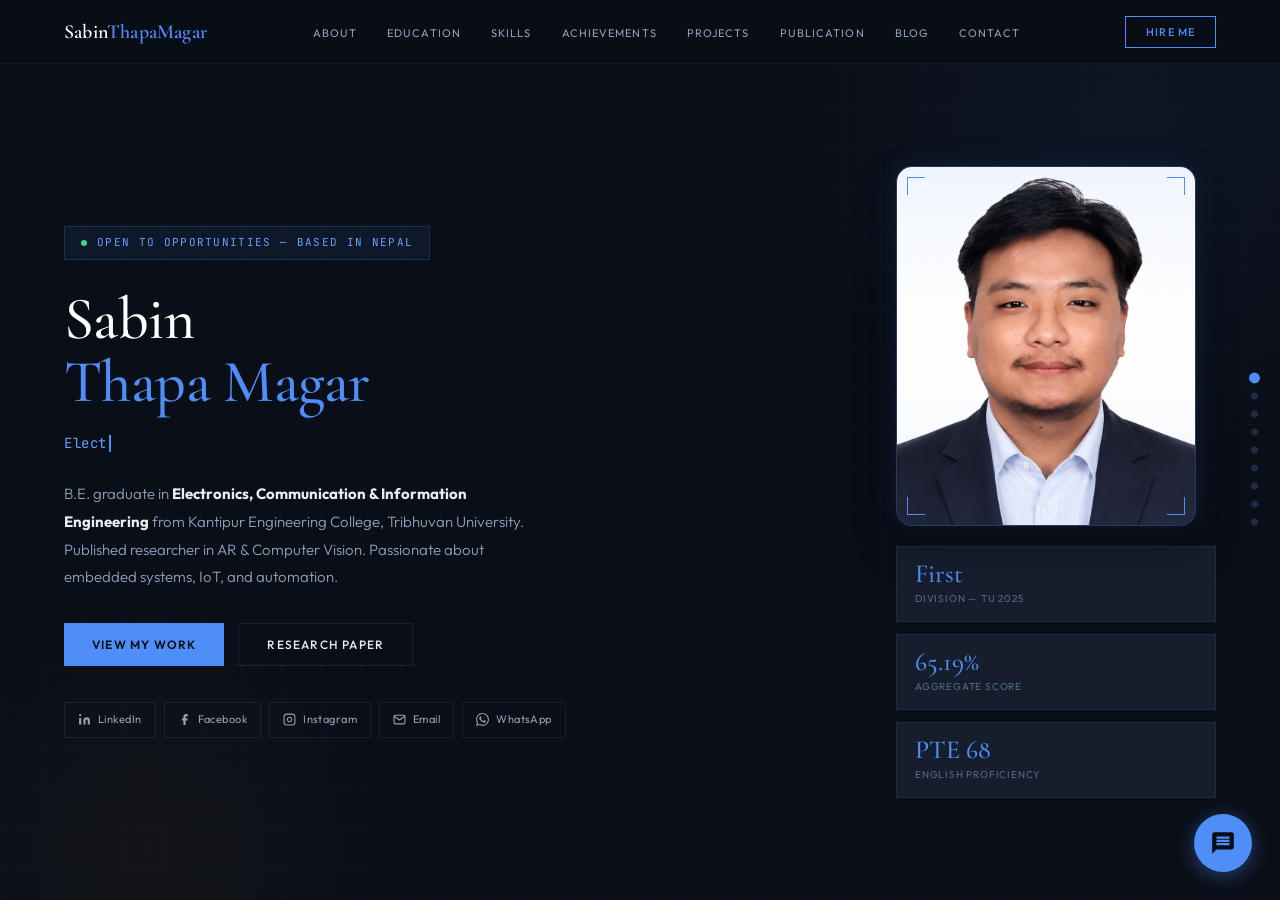
<file: index.html>
<!DOCTYPE html>
<html lang="en">
<head>
<meta charset="UTF-8">
<meta name="viewport" content="width=device-width, initial-scale=1.0">
<title>Sabin Thapa Magar | B.E. Electronics, Communication & Information Engineer</title>
<link href="https://fonts.googleapis.com/css2?family=Cormorant+Garamond:ital,wght@0,400;0,500;0,600;1,400&family=Outfit:wght@300;400;500;600&family=JetBrains+Mono:wght@400;500&display=swap" rel="stylesheet">
<style>
:root{
  --bg:#0a0e17;--bg2:#0f1520;--bg3:#141b2a;
  --surface:#161e2e;--surface2:#1c2535;
  --border:rgba(99,163,255,.12);--border2:rgba(99,163,255,.06);
  --accent:#4f8ef7;--accent2:#63a3ff;
  --gold:#e8b84b;--gold2:#f5cc6b;--green:#3dd68c;
  --text:#e8ecf4;--text2:#8fa3bf;--text3:#566a84;--white:#ffffff;
  --mono:'JetBrains Mono',monospace;--serif:'Cormorant Garamond',serif;--sans:'Outfit',sans-serif;
}
*,*::before,*::after{box-sizing:border-box;margin:0;padding:0;}
html,body{height:100%;overflow:hidden;}
body{font-family:var(--sans);background:var(--bg);color:var(--text);line-height:1.6;}
::selection{background:rgba(79,142,247,.3);color:var(--white);}
::-webkit-scrollbar{width:4px;}
::-webkit-scrollbar-track{background:var(--bg);}
::-webkit-scrollbar-thumb{background:var(--accent);border-radius:2px;}

/* ══ PAGE SYSTEM ══ */
#page-wrap{position:fixed;top:64px;left:0;right:0;bottom:0;overflow:hidden;}
.page{
  position:absolute;top:0;left:0;right:0;bottom:0;
  overflow-y:auto;overflow-x:hidden;-webkit-overflow-scrolling:touch;
  opacity:0;transform:translateY(16px);
  transition:opacity .42s cubic-bezier(.4,0,.2,1),transform .42s cubic-bezier(.4,0,.2,1);
  pointer-events:none;visibility:hidden;
}
.page.active{opacity:1;transform:translateY(0);pointer-events:all;visibility:visible;}

/* ══ PAGE DOTS ══ */
.page-dots{
  position:fixed;right:22px;top:50%;transform:translateY(-50%);
  display:flex;flex-direction:column;gap:11px;z-index:900;
}
.pd{width:7px;height:7px;border-radius:50%;background:rgba(99,163,255,.2);border:none;
  cursor:pointer;transition:all .3s;padding:0;}
.pd.active{background:var(--accent);transform:scale(1.55);}
.pd:hover{background:var(--accent2);}
@media(max-width:768px){.page-dots{display:none;}}

/* ══ NAV ══ */
nav{position:fixed;top:0;left:0;right:0;z-index:1000;height:64px;
  background:rgba(10,14,23,.92);backdrop-filter:blur(20px);
  border-bottom:1px solid var(--border2);
  display:flex;align-items:center;justify-content:space-between;padding:0 64px;}
.nav-logo{font-family:var(--serif);font-size:20px;font-weight:600;color:var(--white);
  background:none;border:none;cursor:pointer;letter-spacing:.01em;}
.nav-logo span{color:var(--accent);}
.nav-links{display:flex;gap:30px;list-style:none;}
.nav-links button{font-size:11px;font-weight:400;letter-spacing:.1em;text-transform:uppercase;
  color:var(--text2);background:none;border:none;cursor:pointer;font-family:var(--sans);
  transition:color .2s;padding:0;}
.nav-links button:hover,.nav-links button.active{color:var(--accent);}
.nav-right{display:flex;gap:10px;align-items:center;}
.nav-cta{font-size:11px;font-weight:500;letter-spacing:.1em;text-transform:uppercase;
  color:var(--accent);border:1px solid var(--accent);padding:8px 20px;
  background:none;cursor:pointer;font-family:var(--sans);transition:all .2s;}
.nav-cta:hover{background:var(--accent);color:var(--bg);}
.hamburger{display:none;flex-direction:column;gap:5px;cursor:pointer;background:none;border:none;padding:4px;}
.hamburger span{display:block;width:22px;height:1.5px;background:var(--text2);}
.mobile-nav{position:fixed;top:64px;left:0;right:0;background:rgba(10,14,23,.98);
  border-bottom:1px solid var(--border);padding:24px 32px;
  display:none;flex-direction:column;gap:20px;z-index:999;}
.mobile-nav.open{display:flex;}
.mobile-nav button{font-size:13px;color:var(--text2);letter-spacing:.08em;text-transform:uppercase;
  background:none;border:none;cursor:pointer;font-family:var(--sans);text-align:left;padding:0;transition:color .2s;}
.mobile-nav button:hover{color:var(--accent);}

/* ══ HERO ══ */
#page-hero{background:var(--bg);}
.hero-section{
  min-height:calc(100vh - 64px);display:flex;align-items:center;
  padding:60px 64px;position:relative;overflow:hidden;
}
.hero-circuit{position:absolute;inset:0;opacity:.04;
  background-image:linear-gradient(var(--accent) 1px,transparent 1px),linear-gradient(90deg,var(--accent) 1px,transparent 1px);
  background-size:40px 40px;}
.hero-glow-1{position:absolute;top:-300px;right:-200px;width:700px;height:700px;
  background:radial-gradient(circle,rgba(79,142,247,.06) 0%,transparent 70%);pointer-events:none;}
.hero-glow-2{position:absolute;bottom:-200px;left:-100px;width:500px;height:500px;
  background:radial-gradient(circle,rgba(232,184,75,.04) 0%,transparent 70%);pointer-events:none;}
.hero-inner{position:relative;z-index:2;display:grid;grid-template-columns:1fr 320px;gap:80px;
  align-items:center;max-width:1200px;width:100%;margin:0 auto;}
.hero-tag{display:inline-flex;align-items:center;gap:10px;background:rgba(79,142,247,.08);
  border:1px solid rgba(79,142,247,.2);padding:7px 16px;margin-bottom:28px;}
.hero-tag-dot{width:6px;height:6px;background:var(--green);border-radius:50%;animation:pulse 2s infinite;}
@keyframes pulse{0%,100%{opacity:1;transform:scale(1);}50%{opacity:.5;transform:scale(1.3);}}
.hero-tag span{font-family:var(--mono);font-size:11px;color:var(--accent2);letter-spacing:.12em;text-transform:uppercase;}
h1{font-family:var(--serif);font-size:60px;font-weight:500;line-height:1.05;color:var(--white);
  margin-bottom:14px;letter-spacing:-.01em;}
h1 .name-accent{color:var(--accent);}
h1 .name-block{display:block;}

/* Typing animation */
.hero-typed-wrap{display:flex;align-items:center;gap:0;margin-bottom:22px;min-height:30px;}
.hero-typed-text{font-family:var(--mono);font-size:14px;color:var(--accent2);letter-spacing:.04em;}
.typed-cursor{display:inline-block;width:2px;height:17px;background:var(--accent);
  margin-left:2px;animation:blink .7s step-end infinite;vertical-align:middle;}
@keyframes blink{0%,100%{opacity:1;}50%{opacity:0;}}

.hero-desc{font-size:15px;font-weight:300;line-height:1.85;color:var(--text2);max-width:480px;margin-bottom:32px;}
.hero-btns{display:flex;gap:14px;flex-wrap:wrap;margin-bottom:36px;}
.btn-primary{background:var(--accent);color:var(--bg);font-family:var(--sans);font-size:12px;
  font-weight:600;letter-spacing:.1em;text-transform:uppercase;padding:13px 28px;
  border:none;cursor:pointer;transition:all .2s;text-decoration:none;display:inline-flex;align-items:center;}
.btn-primary:hover{background:var(--accent2);transform:translateY(-2px);}
.btn-outline{border:1px solid var(--border);color:var(--text);font-family:var(--sans);font-size:12px;
  font-weight:500;letter-spacing:.1em;text-transform:uppercase;padding:13px 28px;
  background:none;cursor:pointer;transition:all .2s;text-decoration:none;display:inline-flex;align-items:center;}
.btn-outline:hover{border-color:var(--accent);color:var(--accent);}

/* Social Pills */
.hero-socials{display:flex;gap:8px;flex-wrap:wrap;}
.social-pill{display:flex;align-items:center;gap:7px;padding:8px 13px;
  border:1px solid var(--border);color:var(--text2);text-decoration:none;
  font-size:11px;letter-spacing:.04em;transition:all .2s;}
.social-pill svg{width:13px;height:13px;flex-shrink:0;}
.social-pill:hover{transform:translateY(-2px);}
.sp-linkedin:hover{border-color:#0a66c2;color:#0a66c2;}
.sp-facebook:hover{border-color:#1877f2;color:#1877f2;}
.sp-instagram:hover{border-color:#e1306c;color:#e1306c;}
.sp-email:hover{border-color:var(--gold);color:var(--gold);}
.sp-whatsapp:hover{border-color:#25d366;color:#25d366;}

/* Hero Right */
.hero-right{display:flex;flex-direction:column;gap:20px;}
.hero-photo-frame{width:300px;height:360px;border:1px solid rgba(79,142,247,.25);
  background:var(--surface);position:relative;overflow:hidden;flex-shrink:0;
  border-radius:16px;box-shadow:0 0 30px rgba(79,142,247,.12),0 20px 40px rgba(0,0,0,.35);
  transition:all .3s ease;}
.hero-photo-frame:hover{transform:translateY(-5px);box-shadow:0 0 40px rgba(79,142,247,.2),0 25px 50px rgba(0,0,0,.45);}
.hero-photo-frame img{width:100%;height:100%;object-fit:cover;object-position:center top;transition:transform .4s ease;}
.hero-photo-frame:hover img{transform:scale(1.03);}
.photo-glow{position:absolute;inset:0;pointer-events:none;
  background:linear-gradient(180deg,rgba(79,142,247,.08),transparent 40%,transparent 60%,rgba(79,142,247,.08));}
.frame-corner{position:absolute;width:18px;height:18px;border-color:var(--accent);border-style:solid;}
.frame-corner.tl{top:10px;left:10px;border-width:1px 0 0 1px;}
.frame-corner.tr{top:10px;right:10px;border-width:1px 1px 0 0;}
.frame-corner.bl{bottom:10px;left:10px;border-width:0 0 1px 1px;}
.frame-corner.br{bottom:10px;right:10px;border-width:0 1px 1px 0;}
.hero-stats-col{display:flex;flex-direction:column;gap:12px;}
.stat-box{background:var(--surface);border:1px solid var(--border);padding:14px 18px;display:flex;flex-direction:column;gap:4px;}
.stat-box .num{font-family:var(--serif);font-size:26px;color:var(--accent);font-weight:500;line-height:1;}
.stat-box .lbl{font-size:10px;color:var(--text3);letter-spacing:.08em;text-transform:uppercase;}

/* ══ SECTION COMMONS ══ */
.pc{padding:56px 64px 80px;max-width:1200px;margin:0 auto;}
.section-kicker{display:flex;align-items:center;gap:12px;margin-bottom:14px;}
.section-kicker-line{width:28px;height:1px;background:var(--accent);}
.section-kicker span{font-family:var(--mono);font-size:11px;color:var(--accent);letter-spacing:.14em;text-transform:uppercase;}
h2{font-family:var(--serif);font-size:44px;font-weight:500;color:var(--white);line-height:1.1;letter-spacing:-.01em;}
.section-desc{font-size:15px;color:var(--text2);line-height:1.8;max-width:520px;margin-top:12px;}

/* ══ ABOUT ══ */
#page-about{background:var(--bg2);}
.about-grid{display:grid;grid-template-columns:1.2fr 1fr;gap:80px;align-items:start;margin-top:48px;}
.about-text p{font-size:15px;line-height:1.9;color:var(--text2);margin-bottom:18px;}
.about-text p strong{color:var(--text);font-weight:500;}
.about-highlights{margin-top:32px;display:flex;flex-direction:column;gap:16px;}
.ah-item{display:flex;gap:14px;align-items:flex-start;}
.ah-icon{width:34px;height:34px;background:rgba(79,142,247,.08);border:1px solid rgba(79,142,247,.15);
  display:flex;align-items:center;justify-content:center;flex-shrink:0;font-size:15px;}
.ah-title{font-size:13px;font-weight:500;color:var(--text);}
.ah-sub{font-size:12px;color:var(--text3);margin-top:2px;line-height:1.5;}
.about-sidebar{display:flex;flex-direction:column;gap:20px;}
.info-card{background:var(--surface);border:1px solid var(--border);padding:28px;}
.info-card-label{font-family:var(--mono);font-size:10px;color:var(--accent);letter-spacing:.14em;text-transform:uppercase;
  margin-bottom:20px;padding-bottom:12px;border-bottom:1px solid var(--border2);}
.edu-item{margin-bottom:20px;padding-bottom:20px;border-bottom:1px solid var(--border2);}
.edu-item:last-child{margin-bottom:0;padding-bottom:0;border-bottom:none;}
.edu-degree{font-family:var(--serif);font-size:16px;color:var(--white);margin-bottom:4px;}
.edu-school{font-size:12px;color:var(--accent);margin-bottom:3px;}
.edu-year{font-family:var(--mono);font-size:11px;color:var(--text3);}
.edu-note{font-size:12px;color:var(--text2);margin-top:6px;line-height:1.6;}
.social-card-list{display:flex;flex-direction:column;gap:8px;}
.scl-btn{display:flex;align-items:center;gap:10px;padding:10px 13px;
  border:1px solid var(--border);color:var(--text2);text-decoration:none;
  font-size:12px;transition:all .2s;background:rgba(255,255,255,.02);}
.scl-btn svg{width:15px;height:15px;flex-shrink:0;}
.scl-btn:hover{transform:translateX(3px);}
.scl-btn.scl-li:hover{border-color:#0a66c2;color:#0a66c2;background:rgba(10,102,194,.05);}
.scl-btn.scl-fb:hover{border-color:#1877f2;color:#1877f2;background:rgba(24,119,242,.05);}
.scl-btn.scl-ig:hover{border-color:#e1306c;color:#e1306c;background:rgba(225,48,108,.05);}
.scl-btn.scl-em:hover{border-color:var(--gold);color:var(--gold);background:rgba(232,184,75,.05);}
.scl-btn.scl-wa:hover{border-color:#25d366;color:#25d366;background:rgba(37,211,102,.05);}

/* ══ EDUCATION ══ */
#page-education{background:var(--bg);}
.edu-timeline{margin-top:48px;display:flex;flex-direction:column;gap:0;}
.edu-tl-item{display:grid;grid-template-columns:140px 1fr;gap:32px;position:relative;padding-bottom:40px;}
.edu-tl-item:last-child{padding-bottom:0;}
.edu-tl-item::before{content:'';position:absolute;left:139px;top:14px;bottom:0;width:1px;background:var(--border2);}
.edu-tl-item:last-child::before{display:none;}
.edu-tl-year{font-family:var(--mono);font-size:11px;color:var(--text3);text-align:right;padding-top:12px;letter-spacing:.08em;}
.edu-tl-dot{position:absolute;left:132px;top:12px;width:15px;height:15px;border:2px solid var(--accent);background:var(--bg);border-radius:50%;}
.edu-tl-body{background:var(--surface);border:1px solid var(--border);padding:24px 28px;transition:border-color .25s;}
.edu-tl-body:hover{border-color:rgba(79,142,247,.3);}
.edu-tl-degree{font-family:var(--serif);font-size:18px;color:var(--white);margin-bottom:4px;}
.edu-tl-school a{color:var(--accent);text-decoration:none;display:inline-flex;align-items:center;gap:5px;font-size:13px;transition:color .2s;}
.edu-tl-school a:hover{color:var(--accent2);}
.edu-tl-meta{font-family:var(--mono);font-size:11px;color:var(--text3);margin-bottom:10px;}
.edu-tl-tags{display:flex;flex-wrap:wrap;gap:6px;}
.edu-tl-badge{font-family:var(--mono);font-size:10px;background:rgba(79,142,247,.08);border:1px solid rgba(79,142,247,.15);color:var(--accent2);padding:3px 8px;}

/* ══ SKILLS ══ */
#page-skills{background:var(--bg);}
.skills-grid{display:grid;grid-template-columns:repeat(3,1fr);gap:20px;margin-top:48px;}
.skill-card{background:var(--surface);border:1px solid var(--border);padding:28px;transition:all .25s;position:relative;overflow:hidden;}
.skill-card::before{content:'';position:absolute;top:0;left:0;right:0;height:2px;
  background:linear-gradient(90deg,var(--accent),transparent);opacity:0;transition:opacity .25s;}
.skill-card:hover{border-color:rgba(79,142,247,.3);transform:translateY(-3px);}
.skill-card:hover::before{opacity:1;}
.skill-icon{font-size:26px;margin-bottom:14px;}
.skill-title{font-size:14px;font-weight:600;color:var(--white);margin-bottom:8px;}
.skill-desc{font-size:12px;color:var(--text2);line-height:1.7;margin-bottom:16px;}
.skill-tags{display:flex;flex-wrap:wrap;gap:6px;}
.tag{font-family:var(--mono);font-size:10px;color:var(--accent2);background:rgba(79,142,247,.08);
  border:1px solid rgba(79,142,247,.15);padding:3px 8px;letter-spacing:.05em;}

/* ══ ACHIEVEMENTS ══ */
#page-achievements{background:var(--bg2);}
.ach-grid{display:grid;grid-template-columns:repeat(2,1fr);gap:20px;margin-top:48px;}
.ach-card{background:var(--surface);border:1px solid var(--border);padding:28px;
  display:flex;gap:20px;align-items:flex-start;transition:border-color .2s;}
.ach-card:hover{border-color:rgba(79,142,247,.25);}
.ach-badge{width:48px;height:48px;flex-shrink:0;display:flex;align-items:center;justify-content:center;
  font-size:22px;background:rgba(79,142,247,.08);border:1px solid rgba(79,142,247,.15);}
.ach-year{font-family:var(--mono);font-size:10px;color:var(--gold);letter-spacing:.1em;margin-bottom:6px;}
.ach-title{font-size:14px;font-weight:600;color:var(--white);margin-bottom:4px;}
.ach-org{font-size:12px;color:var(--text2);line-height:1.5;}

/* ══ PROJECTS ══ */
#page-projects{background:var(--bg);}
.projects-grid{display:grid;grid-template-columns:repeat(2,1fr);gap:24px;margin-top:48px;}
.project-card{background:var(--surface);border:1px solid var(--border);padding:32px;
  position:relative;transition:all .25s;overflow:hidden;}
.project-card::after{content:'';position:absolute;inset:0;border:1px solid var(--accent);
  opacity:0;transition:opacity .25s;pointer-events:none;}
.project-card:hover{transform:translateY(-4px);}
.project-card:hover::after{opacity:.3;}
.project-num{font-family:var(--mono);font-size:36px;color:var(--border);font-weight:500;
  position:absolute;top:24px;right:28px;line-height:1;}
.project-kicker{font-family:var(--mono);font-size:10px;color:var(--accent);letter-spacing:.12em;text-transform:uppercase;margin-bottom:14px;}
.project-title{font-family:var(--serif);font-size:22px;color:var(--white);margin-bottom:12px;line-height:1.2;}
.project-desc{font-size:13px;color:var(--text2);line-height:1.8;margin-bottom:20px;}
.project-tech{display:flex;flex-wrap:wrap;gap:6px;margin-bottom:20px;}
.project-tech span{font-family:var(--mono);font-size:10px;color:var(--text3);border:1px solid var(--border2);padding:3px 8px;}
.project-status{display:inline-flex;align-items:center;gap:6px;font-size:11px;font-weight:500;letter-spacing:.06em;}
.project-status.done{color:var(--green);}
.project-status.progress{color:var(--gold);}
.project-status.planned{color:var(--text3);}
.project-status::before{content:'';width:6px;height:6px;border-radius:50%;background:currentColor;flex-shrink:0;}
.project-links{display:flex;gap:10px;margin-top:16px;flex-wrap:wrap;}
.project-link{display:inline-flex;align-items:center;gap:6px;font-family:var(--mono);font-size:10px;
  color:var(--accent2);border:1px solid rgba(79,142,247,.2);padding:5px 10px;text-decoration:none;
  transition:all .2s;letter-spacing:.04em;}
.project-link:hover{background:rgba(79,142,247,.1);border-color:var(--accent);}
.project-link svg{width:10px;height:10px;fill:none;stroke:currentColor;stroke-width:2;}

/* ══ PUBLICATION ══ */
.pub-card{background:var(--surface);border:1px solid rgba(79,142,247,.2);padding:32px;
  margin-top:32px;position:relative;overflow:hidden;}
.pub-card::before{content:'PUBLISHED';position:absolute;top:14px;right:16px;
  font-family:var(--mono);font-size:9px;color:var(--green);letter-spacing:.14em;
  background:rgba(61,214,140,.08);border:1px solid rgba(61,214,140,.2);padding:3px 8px;}
.pub-journal{font-family:var(--mono);font-size:10px;color:var(--accent);letter-spacing:.1em;text-transform:uppercase;margin-bottom:10px;}
.pub-title{font-family:var(--serif);font-size:20px;color:var(--white);line-height:1.25;margin-bottom:10px;}
.pub-authors{font-size:12px;color:var(--text2);margin-bottom:8px;}
.pub-authors strong{color:var(--text);}
.pub-meta{font-family:var(--mono);font-size:11px;color:var(--text3);margin-bottom:16px;line-height:1.7;}
.pub-abstract{font-size:13px;color:var(--text2);line-height:1.8;margin-bottom:18px;}
.pub-links{display:flex;gap:10px;flex-wrap:wrap;}
.pub-link{display:inline-flex;align-items:center;gap:7px;font-size:11px;font-weight:500;
  letter-spacing:.06em;text-transform:uppercase;padding:9px 18px;text-decoration:none;transition:all .2s;border:1px solid var(--border);}
.pub-link.primary{background:var(--accent);color:var(--bg);border-color:var(--accent);}
.pub-link.primary:hover{background:var(--accent2);}
.pub-link.secondary{color:var(--accent);border-color:rgba(79,142,247,.3);}
.pub-link.secondary:hover{background:rgba(79,142,247,.08);}
.pub-link svg{width:13px;height:13px;fill:none;stroke:currentColor;stroke-width:2.5;}

/* ══ BLOG ══ */
#page-blog{background:var(--bg);}
.blog-grid{display:grid;grid-template-columns:repeat(3,1fr);gap:20px;margin-top:48px;}
.blog-card{background:var(--surface);border:1px solid var(--border);padding:24px;transition:border-color .2s;}
.blog-card:hover{border-color:rgba(79,142,247,.3);}
.blog-card-cat{font-family:var(--mono);font-size:10px;color:var(--accent);letter-spacing:.1em;text-transform:uppercase;margin-bottom:10px;}
.blog-card-title{font-family:var(--serif);font-size:18px;color:var(--white);line-height:1.25;margin-bottom:10px;}
.blog-card-excerpt{font-size:12px;color:var(--text2);line-height:1.7;margin-bottom:16px;}
.blog-card-meta{font-size:11px;color:var(--text3);}

/* ══ CONTACT ══ */
#page-contact{background:var(--bg2);}
.contact-grid{display:grid;grid-template-columns:1fr 1.3fr;gap:64px;align-items:start;margin-top:48px;}
.contact-item{display:flex;gap:16px;align-items:flex-start;margin-bottom:20px;}
.contact-icon{width:38px;height:38px;border:1px solid var(--border);display:flex;align-items:center;
  justify-content:center;font-size:16px;flex-shrink:0;color:var(--accent);}
.contact-label{font-size:10px;color:var(--text3);letter-spacing:.1em;text-transform:uppercase;margin-bottom:3px;}
.contact-val{font-size:14px;color:var(--text);}
.contact-val a{color:inherit;text-decoration:none;transition:color .2s;}
.contact-val a:hover{color:var(--accent);}
.contact-form{background:var(--surface);border:1px solid var(--border);padding:36px;}
.form-row{display:grid;grid-template-columns:1fr 1fr;gap:14px;margin-bottom:14px;}
.form-group label{display:block;font-size:10px;color:var(--text3);letter-spacing:.1em;text-transform:uppercase;margin-bottom:7px;}
.form-group input,.form-group textarea{width:100%;background:rgba(255,255,255,.03);border:1px solid var(--border);
  padding:11px 14px;font-family:var(--sans);font-size:13px;color:var(--text);outline:none;transition:border-color .2s;resize:vertical;}
.form-group input:focus,.form-group textarea:focus{border-color:var(--accent);}
.form-group input::placeholder,.form-group textarea::placeholder{color:var(--text3);}
.form-group textarea{min-height:110px;}
.form-submit{margin-top:16px;}
.contact-socials{margin-top:32px;}
.contact-socials-label{font-family:var(--mono);font-size:10px;color:var(--accent);letter-spacing:.14em;
  text-transform:uppercase;margin-bottom:14px;padding-bottom:10px;border-bottom:1px solid var(--border2);}
.contact-social-list{display:flex;flex-direction:column;gap:8px;}
.csb{display:flex;align-items:center;gap:12px;padding:12px 16px;
  border:1px solid var(--border);color:var(--text2);text-decoration:none;
  font-size:13px;transition:all .2s;background:rgba(255,255,255,.02);}
.csb svg{width:18px;height:18px;flex-shrink:0;}
.csb .csb-name{flex:1;font-weight:500;}
.csb .csb-handle{font-family:var(--mono);font-size:11px;color:var(--text3);}
.csb:hover{transform:translateX(4px);}
.csb.csb-li:hover{border-color:#0a66c2;color:#0a66c2;background:rgba(10,102,194,.06);}
.csb.csb-fb:hover{border-color:#1877f2;color:#1877f2;background:rgba(24,119,242,.06);}
.csb.csb-ig:hover{border-color:#e1306c;color:#e1306c;background:rgba(225,48,108,.06);}
.csb.csb-em:hover{border-color:var(--gold);color:var(--gold);background:rgba(232,184,75,.06);}
.csb.csb-wa:hover{border-color:#25d366;color:#25d366;background:rgba(37,211,102,.06);}
.page-footer{border-top:1px solid var(--border2);padding:22px 64px;
  display:flex;align-items:center;justify-content:space-between;margin-top:56px;}
.footer-logo{font-family:var(--serif);font-size:17px;color:var(--white);}
.footer-logo span{color:var(--accent);}
.footer-copy{font-family:var(--mono);font-size:11px;color:var(--text3);}

/* ══ TOAST ══ */
.toast{position:fixed;bottom:28px;left:50%;transform:translateX(-50%);
  background:var(--surface);border:1px solid var(--green);color:var(--green);
  padding:12px 24px;font-size:13px;z-index:3000;opacity:0;transition:opacity .3s;
  pointer-events:none;white-space:nowrap;}
.toast.show{opacity:1;}

/* ══ CHAT BUBBLE ══ */
#chat-bubble-btn{position:fixed;bottom:28px;right:28px;z-index:1500;width:58px;height:58px;
  border-radius:50%;background:var(--accent);border:none;cursor:pointer;
  display:flex;align-items:center;justify-content:center;
  box-shadow:0 4px 20px rgba(79,142,247,.4);transition:all .25s;}
#chat-bubble-btn:hover{background:var(--accent2);transform:scale(1.08);}
#chat-bubble-btn svg{width:26px;height:26px;fill:var(--bg);pointer-events:none;}
.chat-notif{position:absolute;top:4px;right:4px;width:14px;height:14px;background:#ef4444;
  border-radius:50%;border:2px solid var(--bg);animation:pulse 2s infinite;display:none;}
#chat-widget{position:fixed;bottom:100px;right:28px;z-index:1500;width:340px;
  background:var(--bg2);border:1px solid var(--border);
  box-shadow:0 12px 40px rgba(0,0,0,.5);display:none;flex-direction:column;max-height:500px;overflow:hidden;}
#chat-widget.open{display:flex;}
.chat-header{background:var(--accent);padding:16px 20px;display:flex;align-items:center;justify-content:space-between;flex-shrink:0;}
.chat-header-info{display:flex;align-items:center;gap:12px;}
.chat-avatar{width:36px;height:36px;border-radius:50%;background:rgba(255,255,255,.2);
  display:flex;align-items:center;justify-content:center;font-family:var(--serif);font-size:16px;color:#fff;}
.chat-name{font-size:13px;font-weight:600;color:#fff;}
.chat-status{font-size:11px;color:rgba(255,255,255,.75);display:flex;align-items:center;gap:5px;}
.chat-status-dot{width:6px;height:6px;background:#3dd68c;border-radius:50%;}
.chat-close{background:none;border:none;color:rgba(255,255,255,.8);font-size:18px;cursor:pointer;line-height:1;}
.chat-body{flex:1;overflow-y:auto;padding:16px;display:flex;flex-direction:column;gap:12px;}
.chat-msg{max-width:85%;}
.chat-msg.bot{align-self:flex-start;}
.chat-msg.user{align-self:flex-end;}
.chat-bubble-msg{padding:10px 14px;font-size:13px;line-height:1.6;}
.chat-msg.bot .chat-bubble-msg{background:var(--surface);border:1px solid var(--border2);color:var(--text);border-radius:0 12px 12px 12px;}
.chat-msg.user .chat-bubble-msg{background:var(--accent);color:#fff;border-radius:12px 12px 0 12px;}
.chat-quick-btns{display:flex;flex-wrap:wrap;gap:6px;margin-top:8px;}
.chat-qbtn{font-size:11px;border:1px solid var(--border);background:none;color:var(--accent);
  padding:5px 10px;cursor:pointer;transition:all .2s;text-align:left;border-radius:4px;font-family:var(--sans);}
.chat-qbtn:hover{background:rgba(79,142,247,.1);border-color:var(--accent);}
.chat-footer{border-top:1px solid var(--border2);padding:12px 16px;flex-shrink:0;display:flex;flex-direction:column;gap:10px;}
.chat-contact-btns{display:grid;grid-template-columns:1fr 1fr;gap:8px;}
.chat-contact-btn{display:flex;align-items:center;justify-content:center;gap:7px;padding:10px;
  font-size:12px;font-weight:600;letter-spacing:.04em;border:none;cursor:pointer;text-decoration:none;transition:all .2s;}
.chat-contact-btn.email{background:var(--surface);color:var(--text);border:1px solid var(--border);}
.chat-contact-btn.email:hover{border-color:var(--accent);color:var(--accent);}
.chat-contact-btn.whatsapp{background:#25D366;color:#fff;}
.chat-contact-btn.whatsapp:hover{background:#1ebe5d;}
.chat-contact-btn svg{width:15px;height:15px;fill:currentColor;flex-shrink:0;}
.chat-input-row{display:flex;gap:8px;}
.chat-input{flex:1;background:var(--surface);border:1px solid var(--border);padding:9px 12px;
  font-family:var(--sans);font-size:12px;color:var(--text);outline:none;}
.chat-input:focus{border-color:var(--accent);}
.chat-send{background:var(--accent);border:none;color:var(--bg);width:36px;height:36px;
  cursor:pointer;display:flex;align-items:center;justify-content:center;transition:background .2s;}
.chat-send:hover{background:var(--accent2);}
.chat-send svg{width:16px;height:16px;fill:currentColor;}

/* ══ RESPONSIVE ══ */
@media(max-width:1024px){
  nav{padding:0 32px;}
  .nav-links{display:none;}
  .hamburger{display:flex;}
  .hero-section{padding:48px 32px 64px;}
  .hero-inner{grid-template-columns:1fr;gap:48px;}
  .hero-right{display:none;}
  .pc{padding:40px 32px 64px;}
  .about-grid,.contact-grid{grid-template-columns:1fr;}
  .skills-grid{grid-template-columns:repeat(2,1fr);}
  .ach-grid,.projects-grid{grid-template-columns:1fr;}
  .blog-grid{grid-template-columns:1fr;}
  .form-row{grid-template-columns:1fr;}
  .page-footer{flex-direction:column;gap:12px;text-align:center;padding:20px 32px;}
}
@media(max-width:600px){
  h1{font-size:44px;}h2{font-size:34px;}
  .skills-grid{grid-template-columns:1fr;}
  nav{padding:0 20px;}
  .hero-socials{gap:6px;}
  .social-pill{padding:7px 10px;font-size:10px;}
}
</style>
</head>
<body>

<!-- ── NAV ── -->
<nav>
  <button class="nav-logo" onclick="showPage('hero')">Sabin<span>ThapaMagar</span></button>
  <ul class="nav-links">
    <li><button onclick="showPage('about')" data-page="about">About</button></li>
    <li><button onclick="showPage('education')" data-page="education">Education</button></li>
    <li><button onclick="showPage('skills')" data-page="skills">Skills</button></li>
    <li><button onclick="showPage('achievements')" data-page="achievements">Achievements</button></li>
    <li><button onclick="showPage('projects')" data-page="projects">Projects</button></li>
    <li><button onclick="showPage('publication')" data-page="publication">Publication</button></li>
    <li><button onclick="showPage('blog')" data-page="blog">Blog</button></li>
    <li><button onclick="showPage('contact')" data-page="contact">Contact</button></li>
  </ul>
  <div class="nav-right">
    <button class="nav-cta" onclick="showPage('contact')">Hire Me</button>
    <button class="hamburger" onclick="toggleMobileNav()" aria-label="Menu">
      <span></span><span></span><span></span>
    </button>
  </div>
</nav>
<div class="mobile-nav" id="mobileNav">
  <button onclick="showPage('about');closeMobileNav()">About</button>
  <button onclick="showPage('education');closeMobileNav()">Education</button>
  <button onclick="showPage('skills');closeMobileNav()">Skills</button>
  <button onclick="showPage('achievements');closeMobileNav()">Achievements</button>
  <button onclick="showPage('projects');closeMobileNav()">Projects</button>
  <button onclick="showPage('publication');closeMobileNav()">Publication</button>
  <button onclick="showPage('blog');closeMobileNav()">Blog</button>
  <button onclick="showPage('contact');closeMobileNav()">Contact</button>
</div>

<!-- ── PAGE DOTS ── -->
<div class="page-dots" id="pageDots">
  <button class="pd active" data-page="hero"         onclick="showPage('hero')"         title="Home"></button>
  <button class="pd"        data-page="about"        onclick="showPage('about')"        title="About"></button>
  <button class="pd"        data-page="education"    onclick="showPage('education')"    title="Education"></button>
  <button class="pd"        data-page="skills"       onclick="showPage('skills')"       title="Skills"></button>
  <button class="pd"        data-page="achievements" onclick="showPage('achievements')" title="Achievements"></button>
  <button class="pd"        data-page="projects"     onclick="showPage('projects')"     title="Projects"></button>
  <button class="pd"        data-page="publication"  onclick="showPage('publication')"  title="Publication"></button>
  <button class="pd"        data-page="blog"         onclick="showPage('blog')"         title="Blog"></button>
  <button class="pd"        data-page="contact"      onclick="showPage('contact')"      title="Contact"></button>
</div>

<div id="page-wrap">

<!-- ── PAGE: HERO ── -->
<div class="page active" id="page-hero" data-page="hero">
  <div class="hero-section">
    <div class="hero-circuit"></div>
    <div class="hero-glow-1"></div>
    <div class="hero-glow-2"></div>
    <div class="hero-inner">
      <div>
        <div class="hero-tag">
          <div class="hero-tag-dot"></div>
          <span>Open to Opportunities &mdash; Based in Nepal</span>
        </div>
        <h1>
          <span class="name-block">Sabin</span>
          <span class="name-block name-accent">Thapa Magar</span>
        </h1>
        <div class="hero-typed-wrap">
          <span class="hero-typed-text" id="typed-role"></span>
          <span class="typed-cursor"></span>
        </div>
        <p class="hero-desc">
          B.E. graduate in <strong style="color:var(--text)">Electronics, Communication &amp; Information Engineering</strong>
          from Kantipur Engineering College, Tribhuvan University.
          Published researcher in AR &amp; Computer Vision. Passionate about embedded systems, IoT, and automation.
        </p>
        <div class="hero-btns">
          <button class="btn-primary" onclick="showPage('projects')">View My Work</button>
          <button class="btn-outline" onclick="showPage('publication')">Research Paper</button>
        </div>
        <div class="hero-socials">
          <a href="https://www.linkedin.com/in/sabinthapamagar" target="_blank" rel="noopener" class="social-pill sp-linkedin">
            <svg viewBox="0 0 24 24" fill="currentColor"><path d="M16 8a6 6 0 016 6v7h-4v-7a2 2 0 00-2-2 2 2 0 00-2 2v7h-4v-7a6 6 0 016-6zM2 9h4v12H2z"/><circle cx="4" cy="4" r="2"/></svg>LinkedIn
          </a>
          <a href="https://www.facebook.com/SabinTMgr7" target="_blank" rel="noopener" class="social-pill sp-facebook">
            <svg viewBox="0 0 24 24" fill="currentColor"><path d="M18 2h-3a5 5 0 00-5 5v3H7v4h3v8h4v-8h3l1-4h-4V7a1 1 0 011-1h3z"/></svg>Facebook
          </a>
          <a href="https://www.instagram.com/_sabinmgr/" target="_blank" rel="noopener" class="social-pill sp-instagram">
            <svg viewBox="0 0 24 24" fill="none" stroke="currentColor" stroke-width="2"><rect x="2" y="2" width="20" height="20" rx="5"/><path d="M16 11.37A4 4 0 1112.63 8 4 4 0 0116 11.37z"/><line x1="17.5" y1="6.5" x2="17.51" y2="6.5"/></svg>Instagram
          </a>
          <a href="mailto:sabin7magar@gmail.com" class="social-pill sp-email">
            <svg viewBox="0 0 24 24" fill="none" stroke="currentColor" stroke-width="2"><path d="M4 4h16c1.1 0 2 .9 2 2v12c0 1.1-.9 2-2 2H4c-1.1 0-2-.9-2-2V6c0-1.1.9-2 2-2z"/><polyline points="22,6 12,13 2,6"/></svg>Email
          </a>
          <a href="https://wa.me/9779840771945?text=Hi%20Sabin%2C%20I%20found%20your%20portfolio!" target="_blank" rel="noopener" class="social-pill sp-whatsapp">
            <svg viewBox="0 0 24 24" fill="currentColor"><path d="M17.472 14.382c-.297-.149-1.758-.867-2.03-.967-.273-.099-.471-.148-.67.15-.197.297-.767.966-.94 1.164-.173.199-.347.223-.644.075-.297-.15-1.255-.463-2.39-1.475-.883-.788-1.48-1.761-1.653-2.059-.173-.297-.018-.458.13-.606.134-.133.298-.347.446-.52.149-.174.198-.298.298-.497.099-.198.05-.371-.025-.52-.075-.149-.669-1.612-.916-2.207-.242-.579-.487-.5-.669-.51-.173-.008-.371-.01-.57-.01-.198 0-.52.074-.792.372-.272.297-1.04 1.016-1.04 2.479 0 1.462 1.065 2.875 1.213 3.074.149.198 2.096 3.2 5.077 4.487.709.306 1.262.489 1.694.625.712.227 1.36.195 1.871.118.571-.085 1.758-.719 2.006-1.413.248-.694.248-1.289.173-1.413-.074-.124-.272-.198-.57-.347m-5.421 7.403h-.004a9.87 9.87 0 01-5.031-1.378l-.361-.214-3.741.982.998-3.648-.235-.374a9.86 9.86 0 01-1.51-5.26c.001-5.45 4.436-9.884 9.888-9.884 2.64 0 5.122 1.03 6.988 2.898a9.825 9.825 0 012.893 6.994c-.003 5.45-4.437 9.884-9.885 9.884m8.413-18.297A11.815 11.815 0 0012.05 0C5.495 0 .16 5.335.157 11.892c0 2.096.547 4.142 1.588 5.945L.057 24l6.305-1.654a11.882 11.882 0 005.683 1.448h.005c6.554 0 11.89-5.335 11.893-11.893a11.821 11.821 0 00-3.48-8.413z"/></svg>WhatsApp
          </a>
        </div>
      </div>
      <div class="hero-right">
        <div class="hero-photo-frame">
          <div class="frame-corner tl"></div><div class="frame-corner tr"></div>
          <div class="frame-corner bl"></div><div class="frame-corner br"></div>
          <img src="blue and white portrait.png" alt="Sabin Thapa Magar">
          <div class="photo-glow"></div>
        </div>
        <div class="hero-stats-col">
          <div class="stat-box">
            <div class="num">First</div>
            <div class="lbl">Division &mdash; TU 2025</div>
          </div>
          <div class="stat-box">
            <div class="num">65.19%</div>
            <div class="lbl">Aggregate Score</div>
          </div>
          <div class="stat-box">
            <div class="num">PTE 68</div>
            <div class="lbl">English Proficiency</div>
          </div>
        </div>
      </div>
    </div>
  </div>
</div>

<!-- ── PAGE: ABOUT ── -->
<div class="page" id="page-about" data-page="about">
  <div style="background:var(--bg2);min-height:100%;">
  <div class="pc">
    <div class="section-kicker"><div class="section-kicker-line"></div><span>About Me</span></div>
    <h2>Engineer. Researcher.<br>Lifelong Learner.</h2>
    <div class="about-grid">
      <div class="about-text">
        <p>I am <strong>Sabin Thapa Magar</strong>, an electronics engineer who completed my <strong>Bachelor's Degree in Electronics, Communication &amp; Information Engineering</strong> from Kantipur Engineering College (KEC), affiliated to Tribhuvan University, in 2025 with <strong>First Division</strong>.</p>
        <p>My academic journey at KEC spanned from 2020 to 2025, where I built a solid foundation across digital systems, communication engineering, embedded systems, antenna design, and industrial automation. My final year major project — a <strong>Web-Based AR-Powered Virtual Eyewear Try-On System</strong> — was subsequently published in a peer-reviewed international journal, reflecting both its technical depth and research value.</p>
        <p>During my degree, I completed hands-on training in <strong>Raspberry Pi with IoT</strong> and an intensive course on <strong>Industrial Automation</strong> covering PLC (Siemens &amp; Delta), HMI, and SCADA systems. I competed in robotics events at HEX-2023, YATRA 4.0, and ICT Mela 4.0, building real engineering hardware under pressure in team environments.</p>
        <p>I am passionate about bridging academic electronics and real-world applications — whether in embedded hardware, industrial control systems, wireless communication, or AI-assisted technologies.</p>
        <div class="about-highlights">
          <div class="ah-item">
            <div class="ah-icon">🏛️</div>
            <div><div class="ah-title">Kantipur Engineering College, TU</div><div class="ah-sub">B.E. ECIE &mdash; First Division &mdash; 65.19% &mdash; Class of 2025</div></div>
          </div>
          <div class="ah-item">
            <div class="ah-icon">📄</div>
            <div><div class="ah-title">Published Researcher</div><div class="ah-sub">INJET Vol. 2 No. 2 (2025) &mdash; AR &amp; Computer Vision &mdash; DOI: 10.3126/injet.v2i2.78599</div></div>
          </div>
          <div class="ah-item">
            <div class="ah-icon">🤖</div>
            <div><div class="ah-title">Robotics &amp; IoT Competitions</div><div class="ah-sub">HEX-2023 Robo Race &mdash; YATRA 4.0 Robo Sumo &mdash; ICT Mela 4.0 Robo Soccer</div></div>
          </div>
          <div class="ah-item">
            <div class="ah-icon">⚙️</div>
            <div><div class="ah-title">Industrial Automation Certified</div><div class="ah-sub">60-hr course &mdash; PLC, HMI, SCADA &mdash; KEC Automation Lab (Erasmus+ eACCESS)</div></div>
          </div>
          <div class="ah-item">
            <div class="ah-icon">📡</div>
            <div><div class="ah-title">IoT Training Certified</div><div class="ah-sub">60-hr Raspberry Pi with IoT &mdash; KEC Research, Training &amp; Consultancy Division</div></div>
          </div>
        </div>
      </div>
      <div class="about-sidebar">
        <div class="info-card">
          <div class="info-card-label">Education</div>
          <div class="edu-item">
            <div class="edu-degree">B.E. &mdash; Electronics, Communication &amp; Information Engg.</div>
            <a href="https://kec.edu.np" target="_blank" rel="noopener" style="text-decoration:none;">
              <div class="edu-school" style="display:inline-flex;align-items:center;gap:6px;">Kantipur Engineering College, TU <svg width="10" height="10" viewBox="0 0 24 24" fill="none" stroke="currentColor" stroke-width="2.5"><path d="M18 13v6a2 2 0 01-2 2H5a2 2 0 01-2-2V8a2 2 0 012-2h6"/><polyline points="15 3 21 3 21 9"/><line x1="10" y1="14" x2="21" y2="3"/></svg></div>
            </a>
            <div class="edu-year">2020 &ndash; 2025 &nbsp;|&nbsp; First Division &nbsp;|&nbsp; 65.19%</div>
            <div class="edu-note">Dhapakhel, Lalitpur</div>
          </div>
          <div class="edu-item">
            <div class="edu-degree">+2 Science (Grade XI &amp; XII)</div>
            <a href="https://pss.edu.np" target="_blank" rel="noopener" style="text-decoration:none;">
              <div class="edu-school" style="display:inline-flex;align-items:center;gap:6px;">Pokhara Secondary School <svg width="10" height="10" viewBox="0 0 24 24" fill="none" stroke="currentColor" stroke-width="2.5"><path d="M18 13v6a2 2 0 01-2 2H5a2 2 0 01-2-2V8a2 2 0 012-2h6"/><polyline points="15 3 21 3 21 9"/><line x1="10" y1="14" x2="21" y2="3"/></svg></div>
            </a>
            <div class="edu-year">2020 A.D. &nbsp;|&nbsp; Science Stream</div>
            <div class="edu-note">Bagar, Pokhara, Kaski</div>
          </div>
          <div class="edu-item">
            <div class="edu-degree">SEE (Grade 10)</div>
            <div class="edu-school">Shree Birethanti Secondary School</div>
            <div class="edu-year">2018 A.D. &nbsp;|&nbsp; GPA 3.25</div>
            <div class="edu-note">Birethanti, Kaski</div>
          </div>
        </div>
        <div class="info-card">
          <div class="info-card-label">Connect With Me</div>
          <div class="social-card-list">
            <a href="https://www.linkedin.com/in/sabinthapamagar" target="_blank" rel="noopener" class="scl-btn scl-li">
              <svg viewBox="0 0 24 24" fill="currentColor"><path d="M16 8a6 6 0 016 6v7h-4v-7a2 2 0 00-2-2 2 2 0 00-2 2v7h-4v-7a6 6 0 016-6zM2 9h4v12H2z"/><circle cx="4" cy="4" r="2"/></svg> LinkedIn
            </a>
            <a href="https://www.facebook.com/SabinTMgr7" target="_blank" rel="noopener" class="scl-btn scl-fb">
              <svg viewBox="0 0 24 24" fill="currentColor"><path d="M18 2h-3a5 5 0 00-5 5v3H7v4h3v8h4v-8h3l1-4h-4V7a1 1 0 011-1h3z"/></svg> Facebook
            </a>
            <a href="https://www.instagram.com/_sabinmgr/" target="_blank" rel="noopener" class="scl-btn scl-ig">
              <svg viewBox="0 0 24 24" fill="none" stroke="currentColor" stroke-width="2"><rect x="2" y="2" width="20" height="20" rx="5"/><path d="M16 11.37A4 4 0 1112.63 8 4 4 0 0116 11.37z"/><line x1="17.5" y1="6.5" x2="17.51" y2="6.5"/></svg> Instagram
            </a>
            <a href="mailto:sabin7magar@gmail.com" class="scl-btn scl-em">
              <svg viewBox="0 0 24 24" fill="none" stroke="currentColor" stroke-width="2"><path d="M4 4h16c1.1 0 2 .9 2 2v12c0 1.1-.9 2-2 2H4c-1.1 0-2-.9-2-2V6c0-1.1.9-2 2-2z"/><polyline points="22,6 12,13 2,6"/></svg> Email
            </a>
            <a href="https://wa.me/9779840771945" target="_blank" rel="noopener" class="scl-btn scl-wa">
              <svg viewBox="0 0 24 24" fill="currentColor"><path d="M17.472 14.382c-.297-.149-1.758-.867-2.03-.967-.273-.099-.471-.148-.67.15-.197.297-.767.966-.94 1.164-.173.199-.347.223-.644.075-.297-.15-1.255-.463-2.39-1.475-.883-.788-1.48-1.761-1.653-2.059-.173-.297-.018-.458.13-.606.134-.133.298-.347.446-.52.149-.174.198-.298.298-.497.099-.198.05-.371-.025-.52-.075-.149-.669-1.612-.916-2.207-.242-.579-.487-.5-.669-.51-.173-.008-.371-.01-.57-.01-.198 0-.52.074-.792.372-.272.297-1.04 1.016-1.04 2.479 0 1.462 1.065 2.875 1.213 3.074.149.198 2.096 3.2 5.077 4.487.709.306 1.262.489 1.694.625.712.227 1.36.195 1.871.118.571-.085 1.758-.719 2.006-1.413.248-.694.248-1.289.173-1.413-.074-.124-.272-.198-.57-.347M12.05 21.785h-.004a9.87 9.87 0 01-5.031-1.378l-.361-.214-3.741.982.998-3.648-.235-.374a9.86 9.86 0 01-1.51-5.26c.001-5.45 4.436-9.884 9.888-9.884 2.64 0 5.122 1.03 6.988 2.898a9.825 9.825 0 012.893 6.994c-.003 5.45-4.437 9.884-9.885 9.884m8.413-18.297A11.815 11.815 0 0012.05 0C5.495 0 .16 5.335.157 11.892c0 2.096.547 4.142 1.588 5.945L.057 24l6.305-1.654a11.882 11.882 0 005.683 1.448h.005c6.554 0 11.89-5.335 11.893-11.893a11.821 11.821 0 00-3.48-8.413z"/></svg> WhatsApp
            </a>
          </div>
        </div>
      </div>
    </div>
  </div>
  </div>
</div>

<!-- ── PAGE: EDUCATION ── -->
<div class="page" id="page-education" data-page="education">
  <div style="background:var(--bg);min-height:100%;">
  <div class="pc">
    <div class="section-kicker"><div class="section-kicker-line"></div><span>Academic Journey</span></div>
    <h2>Education &amp; Qualifications</h2>
    <p class="section-desc">A chronological record of my academic institutions — from school to engineering degree.</p>
    <div class="edu-timeline">
      <div class="edu-tl-item">
        <div class="edu-tl-year">2020<br>&mdash;<br>2025</div>
        <div class="edu-tl-dot"></div>
        <div class="edu-tl-body">
          <div class="edu-tl-degree">Bachelor of Engineering (B.E.)</div>
          <div class="edu-tl-school"><a href="https://kec.edu.np" target="_blank" rel="noopener">Kantipur Engineering College (KEC) <svg width="11" height="11" viewBox="0 0 24 24" fill="none" stroke="currentColor" stroke-width="2.5"><path d="M18 13v6a2 2 0 01-2 2H5a2 2 0 01-2-2V8a2 2 0 012-2h6"/><polyline points="15 3 21 3 21 9"/><line x1="10" y1="14" x2="21" y2="3"/></svg></a></div>
          <div class="edu-tl-meta">Tribhuvan University, Institute of Engineering &nbsp;&middot;&nbsp; Dhapakhel, Lalitpur</div>
          <div class="edu-tl-tags">
            <span class="edu-tl-badge">Electronics, Communication &amp; Information Engg.</span>
            <span class="edu-tl-badge">First Division</span>
            <span class="edu-tl-badge">65.19%</span>
            <span class="edu-tl-badge">Class of 2025</span>
          </div>
        </div>
      </div>
      <div class="edu-tl-item">
        <div class="edu-tl-year">2018<br>&mdash;<br>2020</div>
        <div class="edu-tl-dot"></div>
        <div class="edu-tl-body">
          <div class="edu-tl-degree">School Leaving Certificate — Grade XI &amp; XII (+2 Science)</div>
          <div class="edu-tl-school"><a href="https://pss.edu.np" target="_blank" rel="noopener">Pokhara Secondary School (PSS) <svg width="11" height="11" viewBox="0 0 24 24" fill="none" stroke="currentColor" stroke-width="2.5"><path d="M18 13v6a2 2 0 01-2 2H5a2 2 0 01-2-2V8a2 2 0 012-2h6"/><polyline points="15 3 21 3 21 9"/><line x1="10" y1="14" x2="21" y2="3"/></svg></a></div>
          <div class="edu-tl-meta">National Examinations Board (NEB) &nbsp;&middot;&nbsp; Bagar, Pokhara, Kaski</div>
          <div class="edu-tl-tags">
            <span class="edu-tl-badge">Science Stream</span>
            <span class="edu-tl-badge">Passed 2020 A.D.</span>
              <span class="edu-tl-badge">GPA 3.03</span>

          </div>
        </div>
      </div>
      <div class="edu-tl-item">
        <div class="edu-tl-year">Up to<br>2018</div>
        <div class="edu-tl-dot"></div>
        <div class="edu-tl-body">
          <div class="edu-tl-degree">Secondary Education Examination (SEE) — Grade 10</div>
          <div class="edu-tl-school"><span style="font-size:13px;color:var(--accent);">Shree Birethanti Secondary School</span></div>
          <div class="edu-tl-meta">National Examinations Board &nbsp;&middot;&nbsp; Annapurna Rural Municipality-8, Birethanti, Kaski</div>
          <div class="edu-tl-tags">
            <span class="edu-tl-badge">GPA 3.25</span>
            <span class="edu-tl-badge">Passed 2018 A.D.</span>
          </div>
        </div>
      </div>
    </div>
  </div>
  </div>
</div>

<!-- ── PAGE: SKILLS ── -->
<div class="page" id="page-skills" data-page="skills">
  <div style="background:var(--bg);min-height:100%;">
  <div class="pc">
    <div class="section-kicker"><div class="section-kicker-line"></div><span>Technical Skills</span></div>
    <h2>What I Know &amp; Build With</h2>
    <p class="section-desc">Four years of engineering education plus hands-on training across embedded systems, communication, automation, and programming.</p>
    <div class="skills-grid">
      <div class="skill-card">
        <div class="skill-icon">📡</div>
        <div class="skill-title">Communication &amp; Antenna Systems</div>
        <div class="skill-desc">Wireless communication theory, antenna design, propagation analysis, satellite communication, and RF &amp; microwave engineering.</div>
        <div class="skill-tags"><span class="tag">RF Engineering</span><span class="tag">Propagation &amp; Antenna</span><span class="tag">Satellite Comms</span><span class="tag">Wireless Systems</span></div>
      </div>
      <div class="skill-card">
        <div class="skill-icon">🔌</div>
        <div class="skill-title">Embedded Systems &amp; IoT</div>
        <div class="skill-desc">Microprocessor and embedded system design, Raspberry Pi programming, IoT integration, sensor interfacing, and real-time control systems.</div>
        <div class="skill-tags"><span class="tag">Raspberry Pi</span><span class="tag">ESP32</span><span class="tag">IoT</span><span class="tag">Embedded C</span></div>
      </div>
      <div class="skill-card">
        <div class="skill-icon">⚙️</div>
        <div class="skill-title">Industrial Automation</div>
        <div class="skill-desc">PLC programming (Siemens &amp; Delta), HMI configuration, SCADA systems, industrial switchgears, and sensor-based automation design.</div>
        <div class="skill-tags"><span class="tag">Siemens PLC</span><span class="tag">Delta PLC</span><span class="tag">HMI</span><span class="tag">SCADA</span></div>
      </div>
      <div class="skill-card">
        <div class="skill-icon">🧠</div>
        <div class="skill-title">AI &amp; Computer Vision</div>
        <div class="skill-desc">Deep learning for image classification, facial detection and landmark localization, augmented reality pipelines, and web-based AI deployment.</div>
        <div class="skill-tags"><span class="tag">VGG16</span><span class="tag">MTCNN</span><span class="tag">MediaPipe</span><span class="tag">Flask</span><span class="tag">Three.js</span></div>
      </div>
      <div class="skill-card">
        <div class="skill-icon">💻</div>
        <div class="skill-title">Programming &amp; Algorithms</div>
        <div class="skill-desc">Object-oriented programming, data structures &amp; algorithms, database management systems, and computer network fundamentals.</div>
        <div class="skill-tags"><span class="tag">C / C++</span><span class="tag">Python</span><span class="tag">OOP</span><span class="tag">SQL</span></div>
      </div>
      <div class="skill-card">
        <div class="skill-icon">🔬</div>
        <div class="skill-title">Electronics &amp; Circuit Design</div>
        <div class="skill-desc">Digital logic design, electronic devices &amp; circuits, control systems, signal processing, and advanced electronics engineering.</div>
        <div class="skill-tags"><span class="tag">Digital Logic</span><span class="tag">Circuit Analysis</span><span class="tag">Control Systems</span><span class="tag">Signal Processing</span></div>
      </div>
    </div>
  </div>
  </div>
</div>

<!-- ── PAGE: ACHIEVEMENTS ── -->
<div class="page" id="page-achievements" data-page="achievements">
  <div style="background:var(--bg2);min-height:100%;">
  <div class="pc">
    <div class="section-kicker"><div class="section-kicker-line"></div><span>Certifications &amp; Achievements</span></div>
    <h2>Real Competitions. Real Training.</h2>
    <p class="section-desc">Certificates and recognitions earned during my engineering journey at KEC and beyond.</p>
    <div class="ach-grid">
      <div class="ach-card"><div class="ach-badge">🎓</div><div><div class="ach-year">2025 &mdash; Tribhuvan University</div><div class="ach-title">B.E. Provisional Certificate &mdash; First Division</div><div class="ach-org">Passed examination 2025 A.D. Electronics, Communication &amp; Information Engineering from Kantipur Engineering College.</div></div></div>
      <div class="ach-card"><div class="ach-badge">📜</div><div><div class="ach-year">2025 &mdash; KEC</div><div class="ach-title">Character Certificate &mdash; Good Conduct</div><div class="ach-org">Issued by Kantipur Engineering College, Dhapakhel, Lalitpur. Certified good moral character and First Division degree completion.</div></div></div>
      <div class="ach-card"><div class="ach-badge">🌐</div><div><div class="ach-year">April 2026 &mdash; Pearson</div><div class="ach-title">PTE Academic &mdash; Overall Score 68</div><div class="ach-org">Listening: 75 &middot; Reading: 65 &middot; Speaking: 60 &middot; Writing: 64. Valid until April 2028.</div></div></div>
      <div class="ach-card"><div class="ach-badge">📄</div><div><div class="ach-year">May 2025 &mdash; INJET / NepJOL</div><div class="ach-title">Research Paper Published &mdash; Peer-Reviewed Journal</div><div class="ach-org">Co-authored "A Web-Based AR-Powered Virtual Eyewear Try-On System". International Journal on Engineering Technology, Vol. 2 No. 2. DOI: 10.3126/injet.v2i2.78599</div></div></div>
      <div class="ach-card"><div class="ach-badge">📡</div><div><div class="ach-year">June &ndash; July 2023 &mdash; KEC RTCD</div><div class="ach-title">Certificate of Participation &mdash; Raspberry Pi with IoT</div><div class="ach-org">60-hour hands-on training organized by Research, Training &amp; Consultancy Division (RTCD), Kantipur Engineering College.</div></div></div>
      <div class="ach-card"><div class="ach-badge">⚙️</div><div><div class="ach-year">June 2024 &mdash; KEC Automation Lab</div><div class="ach-title">Certificate of Completion &mdash; Industrial Automation</div><div class="ach-org">60-hour training covering Industrial Switchgears, Sensors, Siemens &amp; Delta PLC, HMI, and SCADA. Erasmus+ eACCESS Project, KEC.</div></div></div>
      <div class="ach-card"><div class="ach-badge">🤖</div><div><div class="ach-year">HEX-2023 &mdash; Himalaya College of Engineering</div><div class="ach-title">Certificate of Appreciation &mdash; HEX-2023 Robo Race</div><div class="ach-org">Awarded by Himalaya Robotics Club (HRC) for competing in the HEX-2023 Robo Race competition.</div></div></div>
      <div class="ach-card"><div class="ach-badge">🏆</div><div><div class="ach-year">January 2023 &mdash; National College of Engineering</div><div class="ach-title">Certificate of Appreciation &mdash; YATRA 4.0 Robo Sumo</div><div class="ach-org">Competed in Robo Sumo at YATRA 4.0 "Stage of Innovation", organized by NCE Robotics Club and IT Club, 20&ndash;21 January 2023.</div></div></div>
      <div class="ach-card"><div class="ach-badge">⚽</div><div><div class="ach-year">December 2023 &mdash; ICT Mela 4.0</div><div class="ach-title">Certificate of Achievement &mdash; Robo Soccer 1.0</div><div class="ach-org">Competed in Robo Soccer 1.0 at ICT Mela 4.0, 30 December 2023, Lalitpur. Organized by Virinchi College.</div></div></div>
    </div>
  </div>
  </div>
</div>

<!-- ── PAGE: PROJECTS ── -->
<div class="page" id="page-projects" data-page="projects">
  <div style="background:var(--bg);min-height:100%;">
  <div class="pc">
    <div class="section-kicker"><div class="section-kicker-line"></div><span>Projects</span></div>
    <h2>What I Have Built</h2>
    <p class="section-desc">Engineering projects from my degree and personal exploration, covering hardware, software, and systems design.</p>
    <div class="projects-grid">
      <div class="project-card">
        <div class="project-num">01</div>
        <div class="project-kicker">Final Year Major Project &mdash; Published Research</div>
        <div class="project-title">Virtual Eyewear Try-On System</div>
        <div class="project-desc">AR-based virtual eyewear try-on using VGG16 face shape classification (92% accuracy), MTCNN facial detection, MediaPipe landmark localization, Three.js 3D AR overlay, Flask backend, and MySQL database. Supervised by Er. Sachin Shrestha. Results published in INJET Vol. 2 No. 2 (2025).</div>
        <div class="project-tech"><span>Python</span><span>VGG16</span><span>MTCNN</span><span>MediaPipe</span><span>Three.js</span><span>Flask</span><span>MySQL</span></div>
        <span class="project-status done">Published &mdash; KEC, 2025</span>
        <div class="project-links">
          <a href="https://www.nepjol.info/index.php/injet/article/view/78599" target="_blank" rel="noopener" class="project-link">
            <svg viewBox="0 0 24 24"><path d="M18 13v6a2 2 0 01-2 2H5a2 2 0 01-2-2V8a2 2 0 012-2h6"/><polyline points="15 3 21 3 21 9"/><line x1="10" y1="14" x2="21" y2="3"/></svg>Journal Article
          </a>
          <a href="https://www.researchgate.net/publication/391883361_A_Web-Based_AR-Powered_Virtual_Eyewear_Try-On_System" target="_blank" rel="noopener" class="project-link">
            <svg viewBox="0 0 24 24"><path d="M18 13v6a2 2 0 01-2 2H5a2 2 0 01-2-2V8a2 2 0 012-2h6"/><polyline points="15 3 21 3 21 9"/><line x1="10" y1="14" x2="21" y2="3"/></svg>ResearchGate
          </a>
        </div>
      </div>
      <div class="project-card">
        <div class="project-num">02</div>
        <div class="project-kicker">Minor Project &mdash; Embedded &amp; IoT</div>
        <div class="project-title">IoT-Based Home Automation System</div>
        <div class="project-desc">Home automation using ESP32, Arduino IoT Cloud, RFID access control, PIR motion detection, LDR light sensing, MQ2 gas sensor, and water level sensor. Enables wireless remote control with real-time monitoring. Supervised by Er. Rabindra Khati, Er. Anup KC, Er. Sujin Gwachha.</div>
        <div class="project-tech"><span>ESP32</span><span>Arduino IoT Cloud</span><span>RFID</span><span>PIR</span><span>MQ2</span><span>C/C++</span></div>
        <span class="project-status done">Completed &mdash; KEC, 2024</span>
      </div>
      <div class="project-card">
        <div class="project-num">03</div>
        <div class="project-kicker">PLC &amp; Industrial Automation</div>
        <div class="project-title">Industrial Automation Control System</div>
        <div class="project-desc">PLC-based industrial control using Siemens and Delta PLCs with HMI panel programming and SCADA integration. Applied from 60-hour industrial automation training at KEC Automation Laboratory (Erasmus+ eACCESS).</div>
        <div class="project-tech"><span>Siemens PLC</span><span>Delta PLC</span><span>HMI</span><span>SCADA</span><span>Ladder Logic</span></div>
        <span class="project-status done">Completed &mdash; KEC Lab</span>
      </div>
      <div class="project-card">
        <div class="project-num">04</div>
        <div class="project-kicker">Communication Engineering &mdash; Coursework</div>
        <div class="project-title">Antenna Design &amp; Propagation Study</div>
        <div class="project-desc">Analysis of RF &amp; microwave engineering principles, antenna design parameters, and propagation characteristics for wireless communication systems as part of final year coursework.</div>
        <div class="project-tech"><span>Antenna Theory</span><span>RF Design</span><span>Microwave Engg.</span><span>Signal Analysis</span></div>
        <span class="project-status done">Completed &mdash; Academic</span>
      </div>
      <div class="project-card">
        <div class="project-num">05</div>
        <div class="project-kicker">Personal Project &mdash; EdTech</div>
        <div class="project-title">TeachSync Learning Platform</div>
        <div class="project-desc">A structured digital platform concept for organizing and synchronizing educational content across grade levels, integrating session scheduling, student progress tracking, and a mindfulness-based learning framework.</div>
        <div class="project-tech"><span>Web Dev</span><span>EdTech</span><span>UX Design</span></div>
        <span class="project-status progress">In Progress</span>
      </div>
      <div class="project-card">
        <div class="project-num">06</div>
        <div class="project-kicker">Future Project &mdash; AI &amp; Engineering</div>
        <div class="project-title">AI-Assisted Electronics Diagnostic Tool</div>
        <div class="project-desc">Planning a tool combining embedded sensor data with AI models for real-time diagnostics on electronic components and circuits, aiming to reduce manual fault-finding time in engineering labs.</div>
        <div class="project-tech"><span>AI / ML</span><span>Embedded</span><span>Python</span><span>Signal Processing</span></div>
        <span class="project-status planned">Planned</span>
      </div>
    </div>
  </div>
  </div>
</div>

<!-- ── PAGE: PUBLICATION ── -->
<div class="page" id="page-publication" data-page="publication">
  <div style="background:var(--bg);min-height:100%;">
  <div class="pc">
    <div class="section-kicker"><div class="section-kicker-line"></div><span>Research Publication</span></div>
    <h2>Peer-Reviewed Work</h2>
    <p class="section-desc">Research published in an international engineering journal — extending the findings of my final year major project into the academic domain.</p>

    <div class="pub-card">
      <div class="pub-journal">International Journal on Engineering Technology (INJET) &nbsp;&middot;&nbsp; Vol. 2, No. 2 &nbsp;&middot;&nbsp; May 2025 &nbsp;&middot;&nbsp; NepJOL / Tribhuvan University</div>
      <div class="pub-title">A Web-Based AR-Powered Virtual Eyewear Try-On System</div>
      <div class="pub-authors">Prakriti Thapa &nbsp;&middot;&nbsp; Pratap Niraula &nbsp;&middot;&nbsp; <strong>Sabin Thapa Magar</strong> &nbsp;&middot;&nbsp; Sunil Bahadur Singh &nbsp;&middot;&nbsp; Sachin Shrestha</div>
      <div class="pub-meta">
        DOI: <a href="https://doi.org/10.3126/injet.v2i2.78599" target="_blank" rel="noopener" style="color:var(--accent);text-decoration:none;">10.3126/injet.v2i2.78599</a>
        &nbsp;&middot;&nbsp; Pages: 114–125
        &nbsp;&middot;&nbsp; Keywords: Augmented Reality &nbsp;&middot;&nbsp; Computer Vision &nbsp;&middot;&nbsp; Face Shape Classification &nbsp;&middot;&nbsp; MTCNN &nbsp;&middot;&nbsp; MediaPipe &nbsp;&middot;&nbsp; Three.js
        &nbsp;&middot;&nbsp; License: CC BY 4.0
      </div>
      <div class="pub-abstract">
        This research presents a web-based virtual try-on system for eyewear that enhances the online shopping experience through computer vision and augmented reality. The platform allows users to analyze their face shape and receive personalized eyewear recommendations, with the ability to try on virtual glasses in real time. The system employs MTCNN for accurate facial region detection, VGG-16 for face shape classification across five categories (oval, round, square, heart-shaped, oblong), and MediaPipe for facial landmark localization and pupil distance calculation. Three.js provides immersive 3D visualization for realistic overlay. The system achieves a face shape classification accuracy of <strong style="color:var(--text)">92%</strong>, an average AR overlay IoU of <strong style="color:var(--text)">81%</strong>, and a width error margin of approximately 5%.
      </div>
      <div class="pub-links">
        <a href="https://www.nepjol.info/index.php/injet/article/view/78599" target="_blank" rel="noopener" class="pub-link primary">
          <svg viewBox="0 0 24 24"><path d="M18 13v6a2 2 0 01-2 2H5a2 2 0 01-2-2V8a2 2 0 012-2h6"/><polyline points="15 3 21 3 21 9"/><line x1="10" y1="14" x2="21" y2="3"/></svg>View on NepJOL
        </a>
        <a href="https://www.nepjol.info/index.php/injet/article/download/78599/60206/226064" target="_blank" rel="noopener" class="pub-link secondary">
          <svg viewBox="0 0 24 24"><path d="M21 15v4a2 2 0 01-2 2H5a2 2 0 01-2-2v-4"/><polyline points="7 10 12 15 17 10"/><line x1="12" y1="15" x2="12" y2="3"/></svg>Download PDF
        </a>
        <a href="https://www.researchgate.net/publication/391883361_A_Web-Based_AR-Powered_Virtual_Eyewear_Try-On_System" target="_blank" rel="noopener" class="pub-link secondary">
          <svg viewBox="0 0 24 24"><path d="M18 13v6a2 2 0 01-2 2H5a2 2 0 01-2-2V8a2 2 0 012-2h6"/><polyline points="15 3 21 3 21 9"/><line x1="10" y1="14" x2="21" y2="3"/></svg>ResearchGate
        </a>
      </div>
    </div>

    <!-- Metrics row -->
    <div style="display:grid;grid-template-columns:repeat(4,1fr);gap:16px;margin-top:32px;">
      <div class="stat-box" style="border-color:rgba(79,142,247,.2);">
        <div class="num" style="font-size:22px;">92%</div>
        <div class="lbl">Face Shape Classification Accuracy</div>
      </div>
      <div class="stat-box" style="border-color:rgba(79,142,247,.2);">
        <div class="num" style="font-size:22px;">81%</div>
        <div class="lbl">Average AR Overlay IoU</div>
      </div>
      <div class="stat-box" style="border-color:rgba(79,142,247,.2);">
        <div class="num" style="font-size:22px;">5</div>
        <div class="lbl">Face Shape Categories Classified</div>
      </div>
      <div class="stat-box" style="border-color:rgba(79,142,247,.2);">
        <div class="num" style="font-size:22px;">2025</div>
        <div class="lbl">Year Published &mdash; INJET</div>
      </div>
    </div>
  </div>
  </div>
</div>

<!-- ── PAGE: BLOG ── -->
<div class="page" id="page-blog" data-page="blog">
  <div style="background:var(--bg);min-height:100%;">
  <div class="pc">
    <div class="section-kicker"><div class="section-kicker-line"></div><span>Blog &amp; Articles</span></div>
    <h2>Engineering Thoughts</h2>
    <p class="section-desc">Articles on electronics engineering, IoT, automation, and technology in Nepal — written when inspiration strikes.</p>
    <div class="blog-grid" id="blog-grid">
      <div class="blog-card">
        <div class="blog-card-cat">IoT &amp; Embedded</div>
        <div class="blog-card-title">Getting Started with Raspberry Pi and IoT Sensors in Nepal</div>
        <div class="blog-card-excerpt">A practical guide for electronics engineering students in Nepal to set up their first Raspberry Pi IoT project, including where to source components locally and how to avoid common pitfalls.</div>
        <div class="blog-card-meta">Coming Soon &mdash; Engineering</div>
      </div>
      <div class="blog-card">
        <div class="blog-card-cat">Industrial Automation</div>
        <div class="blog-card-title">PLC Programming 101: Siemens vs Delta — Which Should You Learn First?</div>
        <div class="blog-card-excerpt">My experience from the 60-hour industrial automation training at KEC comparing Siemens and Delta PLC platforms, and what I think is the better starting point for aspiring automation engineers.</div>
        <div class="blog-card-meta">Coming Soon &mdash; Automation</div>
      </div>
      <div class="blog-card">
        <div class="blog-card-cat">Engineering Career</div>
        <div class="blog-card-title">What It Takes to Pass B.E. ECIE at Tribhuvan University — Honest Reflections</div>
        <div class="blog-card-excerpt">A candid look at four years of electronics engineering at KEC — the toughest subjects, the most rewarding projects, and what I wish I had known as a first-year student.</div>
        <div class="blog-card-meta">Coming Soon &mdash; Career</div>
      </div>
    </div>
  </div>
  </div>
</div>

<!-- ── PAGE: CONTACT ── -->
<div class="page" id="page-contact" data-page="contact">
  <div style="background:var(--bg2);min-height:100%;">
  <div class="pc">
    <div class="section-kicker"><div class="section-kicker-line"></div><span>Contact</span></div>
    <h2>Let's Work Together</h2>
    <p class="section-desc">Available for engineering roles, freelance projects, research collaboration, or just a good conversation about electronics.</p>
    <div class="contact-grid">
      <div>
        <div class="contact-item">
          <div class="contact-icon">✉️</div>
          <div><div class="contact-label">Email</div><div class="contact-val"><a href="mailto:sabin7magar@gmail.com">sabin7magar@gmail.com</a></div></div>
        </div>
        <div class="contact-item">
          <div class="contact-icon">📍</div>
          <div><div class="contact-label">Location</div><div class="contact-val">Kathmandu / Pokhara, Nepal</div></div>
        </div>
        <div class="contact-item">
          <div class="contact-icon">🎓</div>
          <div><div class="contact-label">Education</div><div class="contact-val">B.E. ECIE &mdash; Kantipur Engineering College, TU</div></div>
        </div>
        <div class="contact-item">
          <div class="contact-icon">🌐</div>
          <div><div class="contact-label">Website</div><div class="contact-val">sabinthapamagar.com.np</div></div>
        </div>
        <div class="contact-item">
          <div class="contact-icon">💼</div>
          <div><div class="contact-label">Open To</div><div class="contact-val">Engineering roles &mdash; Embedded systems &mdash; IoT projects &mdash; Research &mdash; Further studies abroad</div></div>
        </div>
        <div class="contact-socials">
          <div class="contact-socials-label">Find Me On</div>
          <div class="contact-social-list">
            <a href="https://www.linkedin.com/in/sabinthapamagar" target="_blank" rel="noopener" class="csb csb-li">
              <svg viewBox="0 0 24 24" fill="currentColor"><path d="M16 8a6 6 0 016 6v7h-4v-7a2 2 0 00-2-2 2 2 0 00-2 2v7h-4v-7a6 6 0 016-6zM2 9h4v12H2z"/><circle cx="4" cy="4" r="2"/></svg>
              <span class="csb-name">LinkedIn</span><span class="csb-handle">sabinthapamagar</span>
            </a>
            <a href="https://www.facebook.com/SabinTMgr7" target="_blank" rel="noopener" class="csb csb-fb">
              <svg viewBox="0 0 24 24" fill="currentColor"><path d="M18 2h-3a5 5 0 00-5 5v3H7v4h3v8h4v-8h3l1-4h-4V7a1 1 0 011-1h3z"/></svg>
              <span class="csb-name">Facebook</span><span class="csb-handle">SabinTMgr7</span>
            </a>
            <a href="https://www.instagram.com/_sabinmgr/" target="_blank" rel="noopener" class="csb csb-ig">
              <svg viewBox="0 0 24 24" fill="none" stroke="currentColor" stroke-width="2"><rect x="2" y="2" width="20" height="20" rx="5"/><path d="M16 11.37A4 4 0 1112.63 8 4 4 0 0116 11.37z"/><line x1="17.5" y1="6.5" x2="17.51" y2="6.5"/></svg>
              <span class="csb-name">Instagram</span><span class="csb-handle">_sabinmgr</span>
            </a>
            <a href="mailto:sabin7magar@gmail.com" class="csb csb-em">
              <svg viewBox="0 0 24 24" fill="none" stroke="currentColor" stroke-width="2"><path d="M4 4h16c1.1 0 2 .9 2 2v12c0 1.1-.9 2-2 2H4c-1.1 0-2-.9-2-2V6c0-1.1.9-2 2-2z"/><polyline points="22,6 12,13 2,6"/></svg>
              <span class="csb-name">Email</span><span class="csb-handle">sabin7magar@gmail.com</span>
            </a>
              <svg viewBox="0 0 24 24" fill="currentColor"><path d="M17.472 14.382c-.297-.149-1.758-.867-2.03-.967-.273-.099-.471-.148-.67.15-.197.297-.767.966-.94 1.164-.173.199-.347.223-.644.075-.297-.15-1.255-.463-2.39-1.475-.883-.788-1.48-1.761-1.653-2.059-.173-.297-.018-.458.13-.606.134-.133.298-.347.446-.52.149-.174.198-.298.298-.497.099-.198.05-.371-.025-.52-.075-.149-.669-1.612-.916-2.207-.242-.579-.487-.5-.669-.51-.173-.008-.371-.01-.57-.01-.198 0-.52.074-.792.372-.272.297-1.04 1.016-1.04 2.479 0 1.462 1.065 2.875 1.213 3.074.149.198 2.096 3.2 5.077 4.487.709.306 1.262.489 1.694.625.712.227 1.36.195 1.871.118.571-.085 1.758-.719 2.006-1.413.248-.694.248-1.289.173-1.413-.074-.124-.272-.198-.57-.347M12.05 21.785h-.004a9.87 9.87 0 01-5.031-1.378l-.361-.214-3.741.982.998-3.648-.235-.374a9.86 9.86 0 01-1.51-5.26c.001-5.45 4.436-9.884 9.888-9.884 2.64 0 5.122 1.03 6.988 2.898a9.825 9.825 0 012.893 6.994c-.003 5.45-4.437 9.884-9.885 9.884m8.413-18.297A11.815 11.815 0 0012.05 0C5.495 0 .16 5.335.157 11.892c0 2.096.547 4.142 1.588 5.945L.057 24l6.305-1.654a11.882 11.882 0 005.683 1.448h.005c6.554 0 11.89-5.335 11.893-11.893a11.821 11.821 0 00-3.48-8.413z"/></svg>
            </a>
          </div>
        </div>
      </div>
      <div class="contact-form">
        <div class="form-row">
          <div class="form-group"><label>Your Name</label><input type="text" id="cf-name" placeholder="Full Name"></div>
          <div class="form-group"><label>Email Address</label><input type="email" id="cf-email" placeholder="email@example.com"></div>
        </div>
        <div class="form-group" style="margin-bottom:14px;"><label>Subject</label><input type="text" id="cf-subject" placeholder="What is this about?"></div>
        <div class="form-group" style="margin-bottom:16px;"><label>Message</label><textarea id="cf-message" placeholder="Your message to Sabin..."></textarea></div>
        <div class="form-submit"><button class="btn-primary" onclick="submitContactForm()" style="width:100%">Send Message</button></div>
      </div>
    </div>
    <div class="page-footer">
      <div class="footer-logo">Sabin<span>ThapaMagar</span></div>
      <div class="footer-copy">&copy; 2026 Sabin Thapa Magar &middot; sabinthapamagar.com.np</div>
    </div>
  </div>
  </div>
</div>

</div><!-- /#page-wrap -->

<!-- ── TOAST ── -->
<div class="toast" id="toast"></div>

<!-- ── CHAT BUBBLE ── -->
<button id="chat-bubble-btn" onclick="toggleChat()" aria-label="Chat with Sabin">
  <div class="chat-notif" id="chat-notif"></div>
  <svg viewBox="0 0 24 24"><path d="M20 2H4c-1.1 0-2 .9-2 2v18l4-4h14c1.1 0 2-.9 2-2V4c0-1.1-.9-2-2-2zm-2 12H6v-2h12v2zm0-3H6V9h12v2zm0-3H6V6h12v2z"/></svg>
</button>
<div id="chat-widget">
  <div class="chat-header">
    <div class="chat-header-info">
      <div class="chat-avatar">S</div>
      <div>
        <div class="chat-name">Sabin Thapa Magar</div>
        <div class="chat-status"><div class="chat-status-dot"></div> Usually replies within 24 hrs</div>
      </div>
    </div>
    <button class="chat-close" onclick="toggleChat()">&times;</button>
  </div>
  <div class="chat-body" id="chat-body">
    <div class="chat-msg bot"><div class="chat-bubble-msg">👋 Hi! I'm Sabin's assistant. Ask me anything or choose below.</div></div>
    <div class="chat-msg bot">
      <div class="chat-bubble-msg">Choose a question or type your own:</div>
      <div class="chat-quick-btns" id="quick-btns">
        <button class="chat-qbtn" onclick="chatAnswer('education')">🎓 Education?</button>
        <button class="chat-qbtn" onclick="chatAnswer('skills')">💻 Core skills?</button>
        <button class="chat-qbtn" onclick="chatAnswer('projects')">🔧 Projects?</button>
        <button class="chat-qbtn" onclick="chatAnswer('available')">📅 Open to work?</button>
        <button class="chat-qbtn" onclick="chatAnswer('publication')">📄 Published paper?</button>
        <button class="chat-qbtn" onclick="chatAnswer('pte')">🌐 English score?</button>
        <button class="chat-qbtn" onclick="chatAnswer('contact')">📬 Contact?</button>
      </div>
    </div>
  </div>
  <div class="chat-footer">
    <div class="chat-contact-btns">
      <a href="mailto:sabin7magar@gmail.com" class="chat-contact-btn email">
        <svg viewBox="0 0 24 24"><path d="M20 4H4c-1.1 0-2 .9-2 2v12c0 1.1.9 2 2 2h16c1.1 0 2-.9 2-2V6c0-1.1-.9-2-2-2zm0 4l-8 5-8-5V6l8 5 8-5v2z"/></svg> Email Sabin
      </a>
      <a href="https://wa.me/9779840771945?text=Hi%20Sabin%2C%20I%20found%20your%20portfolio!" target="_blank" rel="noopener" class="chat-contact-btn whatsapp">
        <svg viewBox="0 0 24 24"><path d="M17.472 14.382c-.297-.149-1.758-.867-2.03-.967-.273-.099-.471-.148-.67.15-.197.297-.767.966-.94 1.164-.173.199-.347.223-.644.075-.297-.15-1.255-.463-2.39-1.475-.883-.788-1.48-1.761-1.653-2.059-.173-.297-.018-.458.13-.606.134-.133.298-.347.446-.52.149-.174.198-.298.298-.497.099-.198.05-.371-.025-.52-.075-.149-.669-1.612-.916-2.207-.242-.579-.487-.5-.669-.51-.173-.008-.371-.01-.57-.01-.198 0-.52.074-.792.372-.272.297-1.04 1.016-1.04 2.479 0 1.462 1.065 2.875 1.213 3.074.149.198 2.096 3.2 5.077 4.487.709.306 1.262.489 1.694.625.712.227 1.36.195 1.871.118.571-.085 1.758-.719 2.006-1.413.248-.694.248-1.289.173-1.413-.074-.124-.272-.198-.57-.347m-5.421 7.403h-.004a9.87 9.87 0 01-5.031-1.378l-.361-.214-3.741.982.998-3.648-.235-.374a9.86 9.86 0 01-1.51-5.26c.001-5.45 4.436-9.884 9.888-9.884 2.64 0 5.122 1.03 6.988 2.898a9.825 9.825 0 012.893 6.994c-.003 5.45-4.437 9.884-9.885 9.884m8.413-18.297A11.815 11.815 0 0012.05 0C5.495 0 .16 5.335.157 11.892c0 2.096.547 4.142 1.588 5.945L.057 24l6.305-1.654a11.882 11.882 0 005.683 1.448h.005c6.554 0 11.89-5.335 11.893-11.893a11.821 11.821 0 00-3.48-8.413z"/></svg> WhatsApp
      </a>
    </div>
    <div class="chat-input-row">
      <input type="text" class="chat-input" id="chat-input" placeholder="Type a message…" onkeydown="if(event.key==='Enter')sendChatMsg()">
      <button class="chat-send" onclick="sendChatMsg()"><svg viewBox="0 0 24 24"><path d="M2.01 21L23 12 2.01 3 2 10l15 2-15 2z"/></svg></button>
    </div>
  </div>
</div>

<script>
/* ══ PAGE NAVIGATION ══ */
const PAGE_ORDER=['hero','about','education','skills','achievements','projects','publication','blog','contact'];
let currentPage='hero';

function showPage(id){
  if(id===currentPage)return;
  const prev=document.getElementById('page-'+currentPage);
  const next=document.getElementById('page-'+id);
  if(!next)return;
  if(prev)prev.classList.remove('active');
  requestAnimationFrame(()=>requestAnimationFrame(()=>{
    next.classList.add('active');
    next.scrollTop=0;
    currentPage=id;
    document.querySelectorAll('.pd').forEach(d=>d.classList.toggle('active',d.dataset.page===id));
    document.querySelectorAll('.nav-links button[data-page]').forEach(b=>b.classList.toggle('active',b.dataset.page===id));
  }));
}

document.addEventListener('keydown',e=>{
  if(['INPUT','TEXTAREA'].includes(document.activeElement.tagName))return;
  const i=PAGE_ORDER.indexOf(currentPage);
  if((e.key==='ArrowRight'||e.key==='ArrowDown')&&i<PAGE_ORDER.length-1)showPage(PAGE_ORDER[i+1]);
  if((e.key==='ArrowLeft'||e.key==='ArrowUp')&&i>0)showPage(PAGE_ORDER[i-1]);
});

/* ══ TYPING ANIMATION ══ */
const ROLES=[
  'Electronics Communication & Information Engineer',
  'Embedded Systems Developer',
  'IoT & Automation Specialist',
  'RF & Communication Expert',
  'Industrial Automation Engineer',
  'Computer Vision Researcher'
];
let rIdx=0,cIdx=0,deleting=false;
function typeRole(){
  const el=document.getElementById('typed-role');if(!el)return;
  const cur=ROLES[rIdx];
  if(deleting){el.textContent=cur.slice(0,--cIdx);}
  else{el.textContent=cur.slice(0,++cIdx);}
  let spd=deleting?44:88;
  if(!deleting&&cIdx===cur.length){spd=2200;deleting=true;}
  else if(deleting&&cIdx===0){deleting=false;rIdx=(rIdx+1)%ROLES.length;spd=380;}
  setTimeout(typeRole,spd);
}
setTimeout(typeRole,900);

/* ══ MOBILE NAV ══ */
function toggleMobileNav(){document.getElementById('mobileNav').classList.toggle('open');}
function closeMobileNav(){document.getElementById('mobileNav').classList.remove('open');}

/* ══ TOAST ══ */
function showToast(m,c='var(--green)'){
  const t=document.getElementById('toast');
  t.textContent=m;t.style.borderColor=c;t.style.color=c;
  t.classList.add('show');setTimeout(()=>t.classList.remove('show'),3200);
}

/* ══ CONTACT FORM ══ */
function submitContactForm(){
  const n=document.getElementById('cf-name').value.trim();
  const e=document.getElementById('cf-email').value.trim();
  const s=document.getElementById('cf-subject').value.trim();
  const m=document.getElementById('cf-message').value.trim();
  if(!n||!e||!m){showToast('Please fill Name, Email and Message.','#ef4444');return;}
  ['cf-name','cf-email','cf-subject','cf-message'].forEach(id=>document.getElementById(id).value='');
  showToast('Message sent! Sabin will reply soon.');
}

/* ══ CHAT ══ */
function toggleChat(){
  const w=document.getElementById('chat-widget');
  const n=document.getElementById('chat-notif');
  w.classList.toggle('open');
  if(n)n.style.display='none';
}
const chatA={
  education:"🎓 Sabin holds a B.E. in Electronics, Communication & Information Engineering from Kantipur Engineering College (TU), graduating in 2025 with First Division (65.19%). He also completed +2 Science from Pokhara Secondary School and SEE from Shree Birethanti Secondary School (GPA 3.25).",
  skills:"💻 Core skills: Embedded Systems & IoT (Raspberry Pi, ESP32), Industrial Automation (Siemens & Delta PLC, HMI, SCADA), Computer Vision & AR (VGG16, MTCNN, MediaPipe, Three.js), Programming (C/C++, Python, SQL), and RF & Communication Engineering.",
  projects:"🔧 Major projects: (1) AR-Powered Virtual Eyewear Try-On System using VGG16 & Computer Vision — published in INJET 2025. (2) IoT-Based Home Automation using ESP32 & Arduino IoT Cloud — 2024. Also built robots for HEX-2023, YATRA 4.0, and ICT Mela 4.0.",
  available:"📅 Yes! Sabin is open to engineering roles, embedded systems work, IoT projects, research collaborations, and opportunities for further studies abroad.",
  publication:"📄 Sabin co-authored a peer-reviewed paper: 'A Web-Based AR-Powered Virtual Eyewear Try-On System', published in International Journal on Engineering Technology (INJET), Vol. 2 No. 2, May 2025. DOI: 10.3126/injet.v2i2.78599. The system achieved 92% face shape classification accuracy.",
  pte:"🌐 Sabin scored 68 overall in PTE Academic. Individual: Listening 75, Reading 65, Speaking 60, Writing 64. Test date: April 2026. Valid until April 2028.",
  contact:"📬 Reach Sabin at sabin7magar@gmail.com or WhatsApp. Also on LinkedIn (sabinthapamagar), Facebook (SabinTMgr7), and Instagram (_sabinmgr). He typically replies within 24 hours."
};
function chatAnswer(key){addMsg(chatA[key],'bot');const q=document.getElementById('quick-btns');if(q)q.style.display='none';}
function addMsg(text,sender){
  const body=document.getElementById('chat-body');
  const d=document.createElement('div');d.className='chat-msg '+sender;
  const b=document.createElement('div');b.className='chat-bubble-msg';b.textContent=text;
  d.appendChild(b);body.appendChild(d);body.scrollTop=body.scrollHeight;
}
function sendChatMsg(){
  const inp=document.getElementById('chat-input');
  const val=inp.value.trim();if(!val)return;
  addMsg(val,'user');inp.value='';
  setTimeout(()=>{
    const l=val.toLowerCase();
    let r='Thanks for your message! For a detailed answer, reach out directly via Email or WhatsApp. Sabin replies within 24 hours. 😊';
    if(l.includes('edu')||l.includes('degree')||l.includes('college')||l.includes('uni')||l.includes('school'))r=chatA.education;
    else if(l.includes('skill')||l.includes('plc')||l.includes('python')||l.includes('iot')||l.includes('embed')||l.includes('vision'))r=chatA.skills;
    else if(l.includes('project')||l.includes('built')||l.includes('robot')||l.includes('eyewear'))r=chatA.projects;
    else if(l.includes('avail')||l.includes('hire')||l.includes('job')||l.includes('open'))r=chatA.available;
    else if(l.includes('paper')||l.includes('publish')||l.includes('research')||l.includes('journal')||l.includes('injet'))r=chatA.publication;
    else if(l.includes('pte')||l.includes('english')||l.includes('ielts')||l.includes('score'))r=chatA.pte;
    else if(l.includes('contact')||l.includes('reach')||l.includes('email')||l.includes('whatsapp'))r=chatA.contact;
    addMsg(r,'bot');
  },600);
}
setTimeout(()=>{
  const n=document.getElementById('chat-notif');
  const w=document.getElementById('chat-widget');
  if(n&&!w.classList.contains('open'))n.style.display='block';
},3000);
</script>
</body>
</html>
</file>
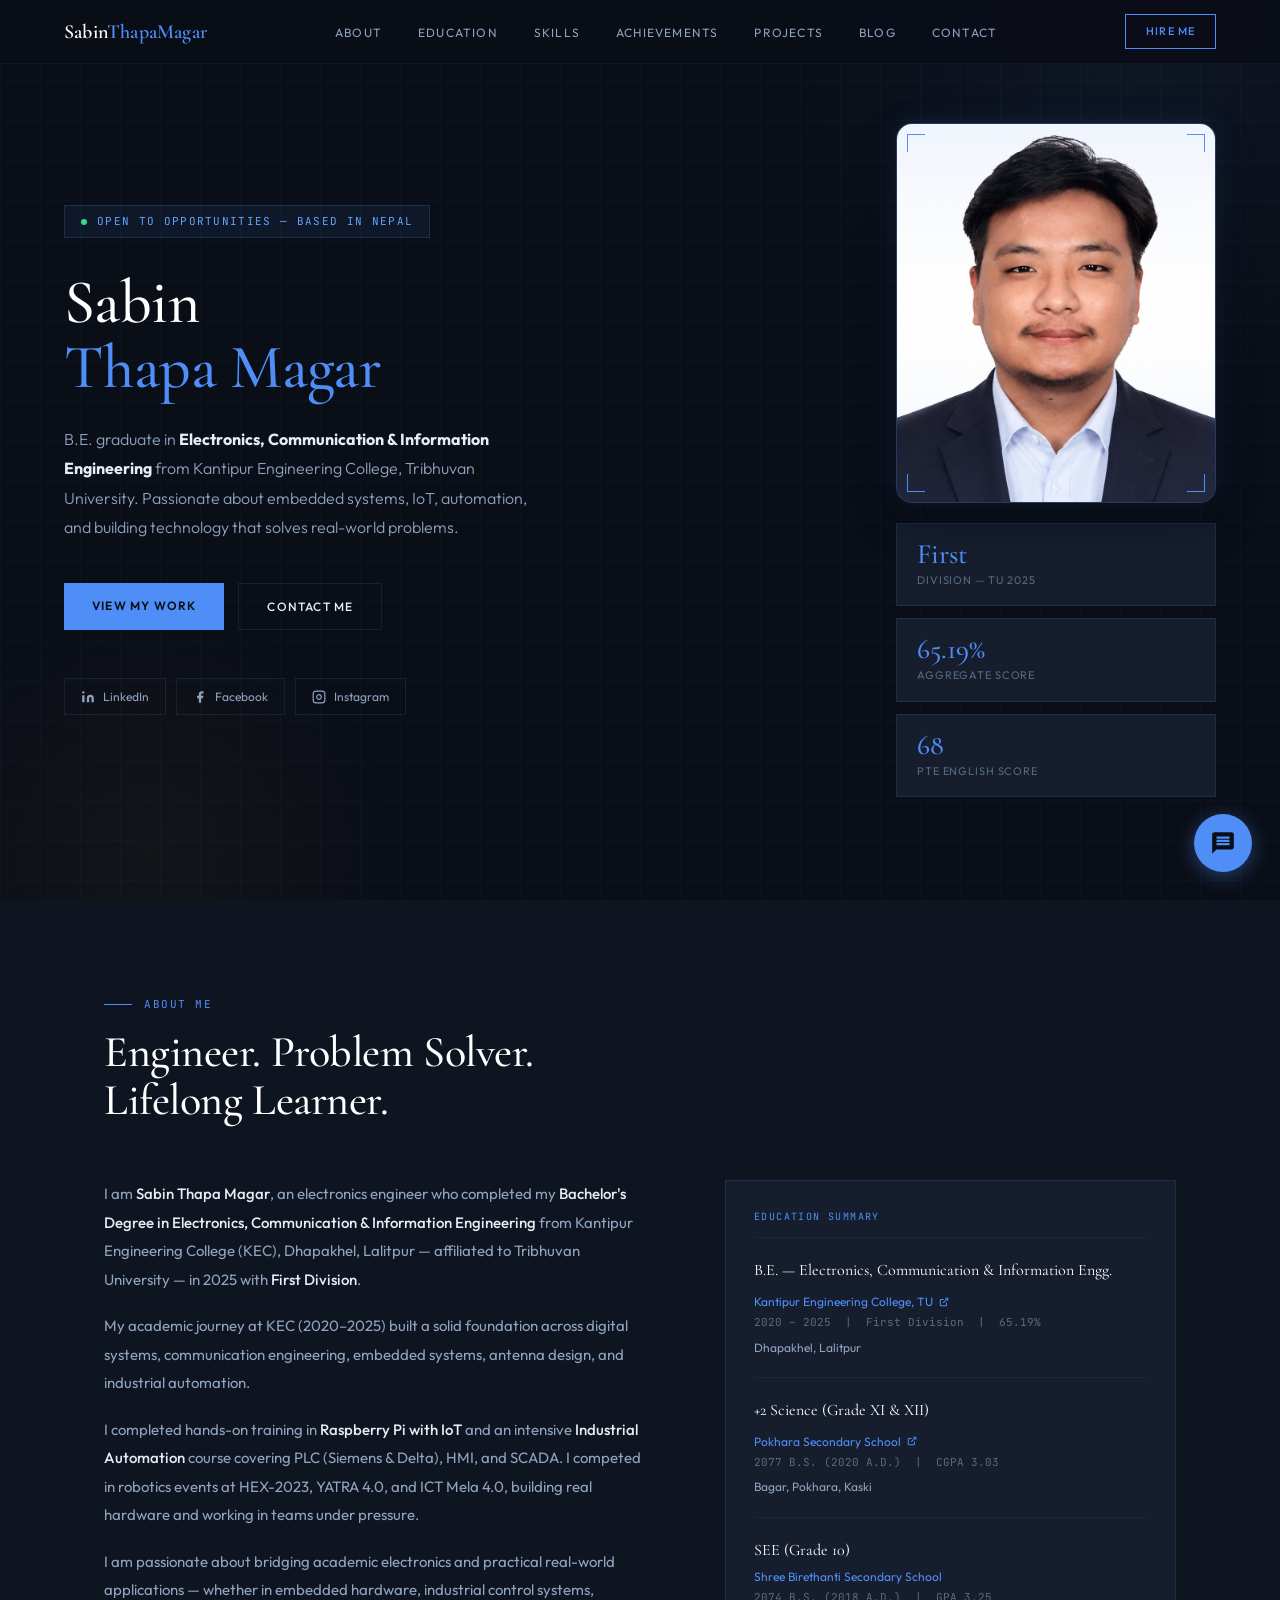
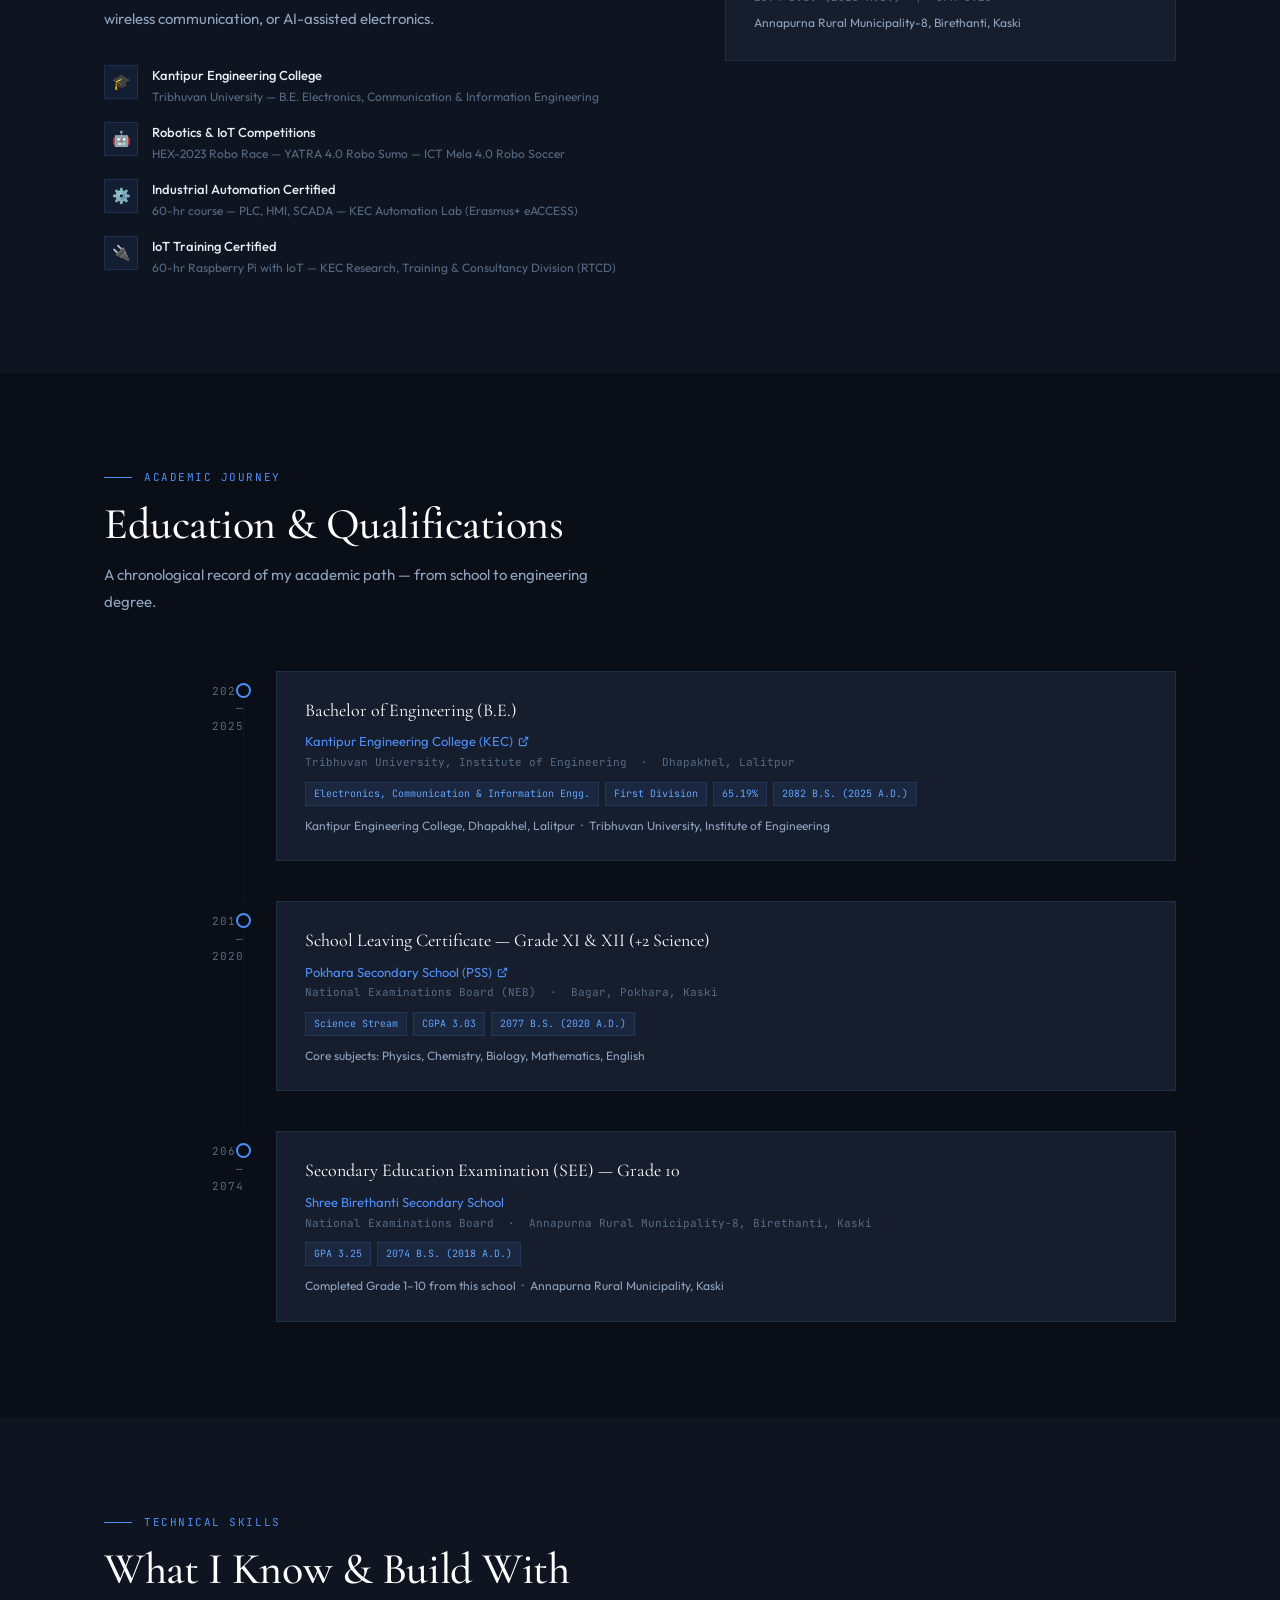
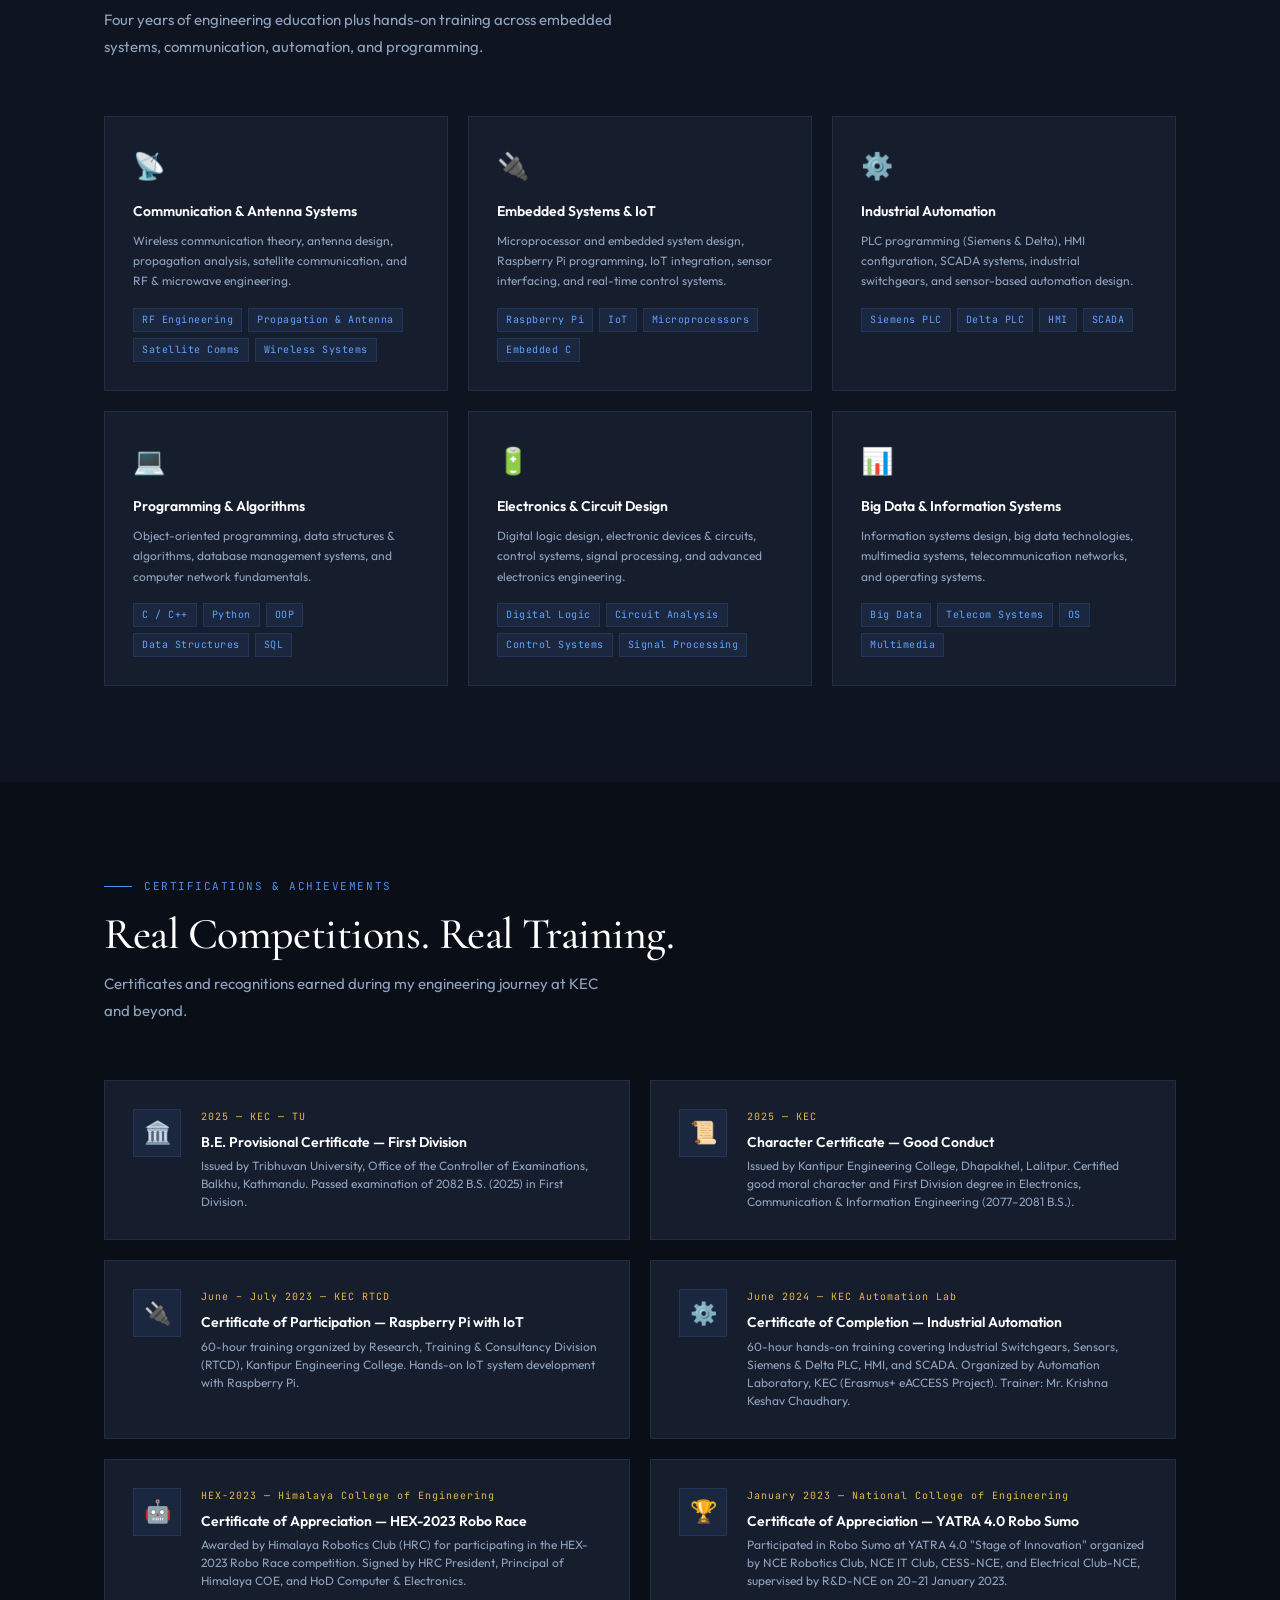
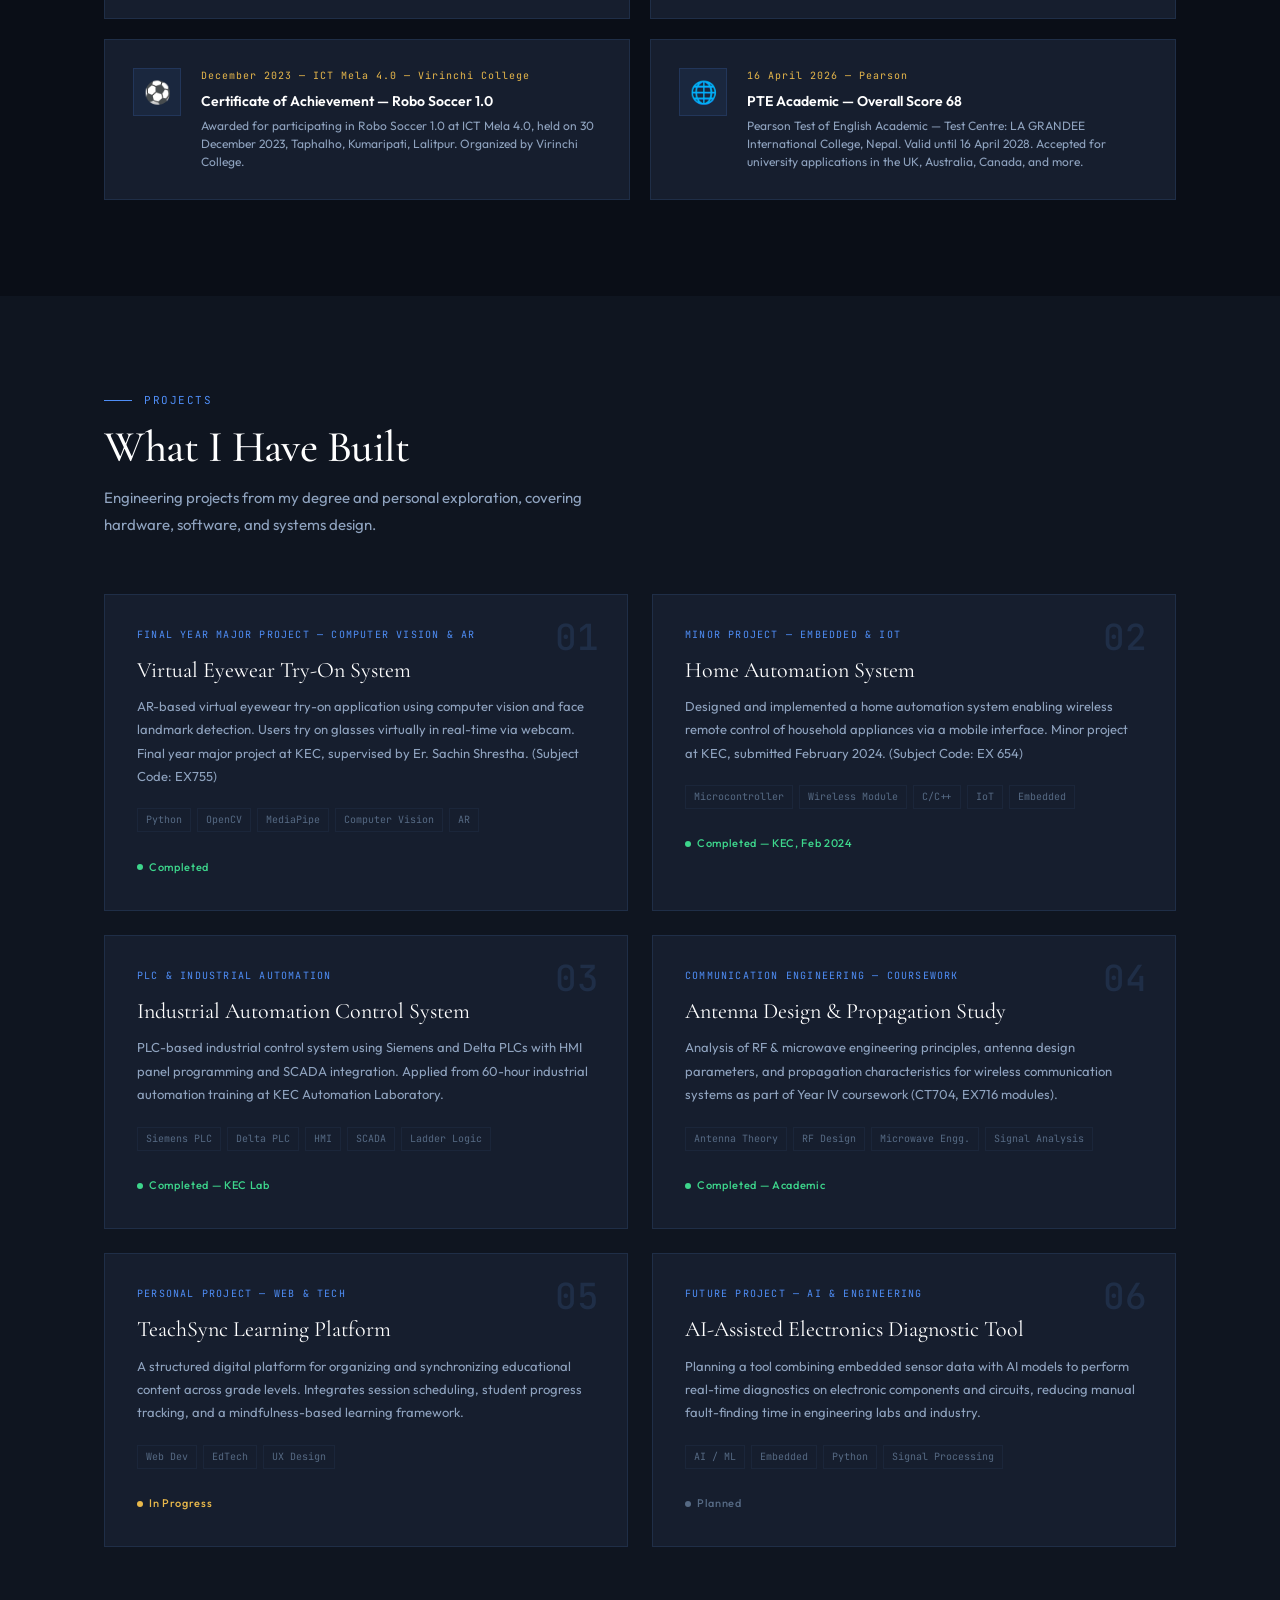
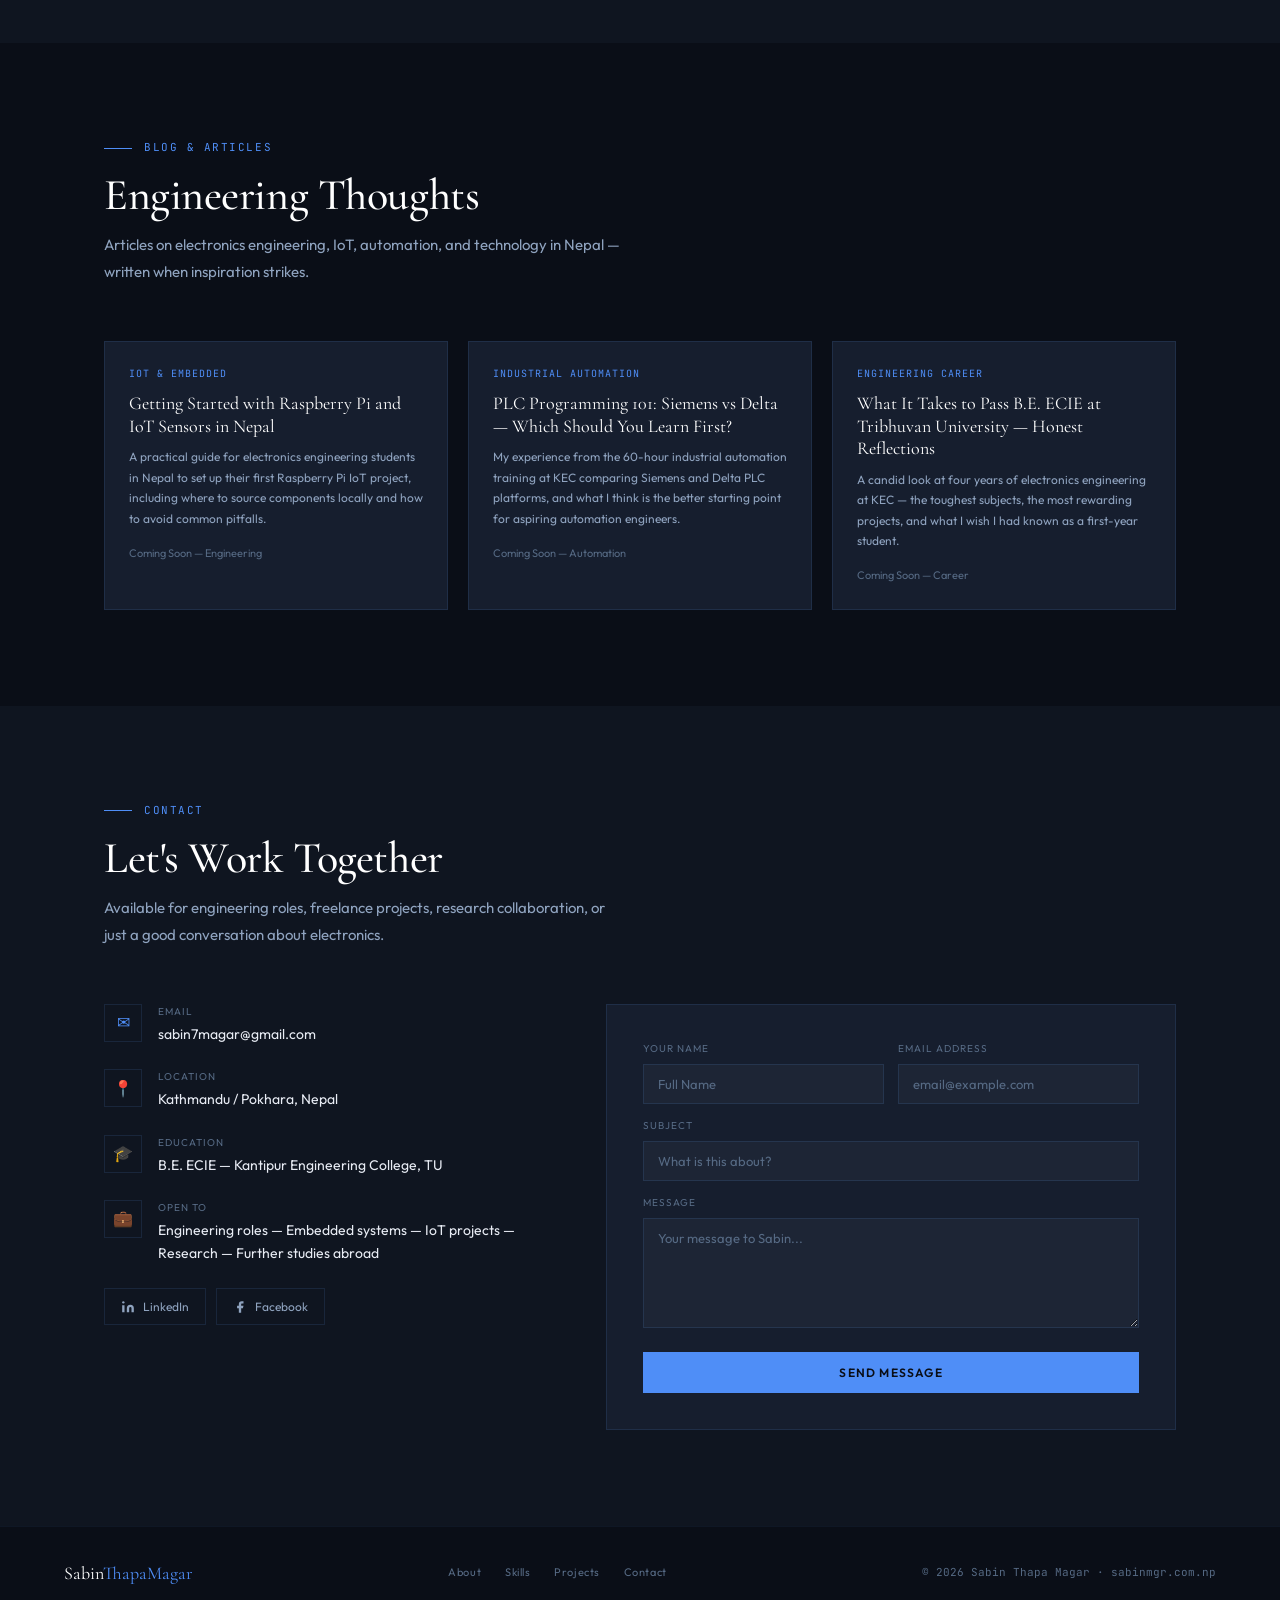
<file: sabinportfolio/index.html>
<!DOCTYPE html>
<html lang="en">
<head>
  <meta charset="UTF-8">
  <meta name="viewport" content="width=device-width, initial-scale=1.0">
  <meta name="description" content="Sabin Thapa Magar — B.E. Electronics, Communication & Information Engineer from Kantipur Engineering College, Tribhuvan University, Nepal. Embedded Systems, IoT, PLC Automation.">
  <meta name="keywords" content="Sabin Thapa Magar, Electronics Engineer, Nepal, KEC, TU, IoT, PLC, Automation, Embedded Systems">
  <meta name="author" content="Sabin Thapa Magar">
  <meta property="og:title" content="Sabin Thapa Magar | B.E. Electronics Engineer">
  <meta property="og:description" content="B.E. graduate in Electronics, Communication & Information Engineering from KEC, TU, Nepal.">
  <meta property="og:type" content="website">
  <title>Sabin Thapa Magar | B.E. Electronics, Communication & Information Engineer</title>

  <!-- Fonts -->
  <link rel="preconnect" href="https://fonts.googleapis.com">
  <link rel="preconnect" href="https://fonts.gstatic.com" crossorigin>
  <link href="https://fonts.googleapis.com/css2?family=Cormorant+Garamond:ital,wght@0,400;0,500;0,600;1,400&family=Outfit:wght@300;400;500;600&family=JetBrains+Mono:wght@400;500&display=swap" rel="stylesheet">

  <!-- Stylesheet -->
  <link rel="stylesheet" href="css/style.css">

  <!-- Netlify identity (only needed if you use Netlify CMS later) -->
  <!-- <script src="https://identity.netlify.com/v1/netlify-identity-widget.js"></script> -->
</head>
<body>

<!-- ── NAVIGATION ── -->
<nav>
  <a href="#hero" class="nav-logo">Sabin<span>ThapaMagar</span></a>
  <ul class="nav-links">
    <li><a href="#about">About</a></li>
    <li><a href="#education">Education</a></li>
    <li><a href="#skills">Skills</a></li>
    <li><a href="#achievements">Achievements</a></li>
    <li><a href="#projects">Projects</a></li>
    <li><a href="#blog">Blog</a></li>
    <li><a href="#contact">Contact</a></li>
  </ul>
  <div class="nav-right">
    <a href="#contact" class="nav-cta">Hire Me</a>
    <button class="hamburger" onclick="toggleMobileNav()" aria-label="Toggle menu">
      <span></span><span></span><span></span>
    </button>
  </div>
</nav>

<div class="mobile-nav" id="mobileNav">
  <a href="#about"        onclick="closeMobileNav()">About</a>
  <a href="#education"    onclick="closeMobileNav()">Education</a>
  <a href="#skills"       onclick="closeMobileNav()">Skills</a>
  <a href="#achievements" onclick="closeMobileNav()">Achievements</a>
  <a href="#projects"     onclick="closeMobileNav()">Projects</a>
  <a href="#blog"         onclick="closeMobileNav()">Blog</a>
  <a href="#contact"      onclick="closeMobileNav()">Contact</a>
</div>

<!-- ── HERO ── -->
<section id="hero">
  <div class="hero-circuit"></div>
  <div class="hero-glow-1"></div>
  <div class="hero-glow-2"></div>
  <div class="hero-inner">
    <div>
      <div class="hero-tag">
        <div class="hero-tag-dot"></div>
        <span>Open to Opportunities &mdash; Based in Nepal</span>
      </div>
      <h1>
        <span class="name-block">Sabin</span>
        <span class="name-block name-accent" id="typewriter" data-text="Thapa Magar" style="border-right: 2px solid var(--accent);">Thapa Magar</span>
      </h1>
      <p class="hero-desc">
        B.E. graduate in <strong style="color:var(--text)">Electronics, Communication &amp; Information Engineering</strong>
        from Kantipur Engineering College, Tribhuvan University.
        Passionate about embedded systems, IoT, automation, and building technology that solves real-world problems.
      </p>
      <div class="hero-btns">
        <a href="#projects" class="btn-primary">View My Work</a>
        <a href="#contact" class="btn-outline">Contact Me</a>
      </div>
      <div class="hero-socials">
        <a href="https://linkedin.com" target="_blank" rel="noopener" class="social-pill" title="LinkedIn">
          <svg viewBox="0 0 24 24" fill="currentColor"><path d="M16 8a6 6 0 016 6v7h-4v-7a2 2 0 00-2-2 2 2 0 00-2 2v7h-4v-7a6 6 0 016-6zM2 9h4v12H2z"/><circle cx="4" cy="4" r="2"/></svg>
          LinkedIn
        </a>
        <a href="https://www.facebook.com/SabinTMgr7" target="_blank" rel="noopener" class="social-pill" title="Facebook">
          <svg viewBox="0 0 24 24" fill="currentColor"><path d="M18 2h-3a5 5 0 00-5 5v3H7v4h3v8h4v-8h3l1-4h-4V7a1 1 0 011-1h3z"/></svg>
          Facebook
        </a>
        <a href="https://www.instagram.com/_sabinmgr/" target="_blank" rel="noopener" class="social-pill" title="Instagram">
          <svg viewBox="0 0 24 24" fill="none" stroke="currentColor" stroke-width="2"><rect x="2" y="2" width="20" height="20" rx="5" ry="5"/><path d="M16 11.37A4 4 0 1112.63 8 4 4 0 0116 11.37z"/><line x1="17.5" y1="6.5" x2="17.51" y2="6.5"/></svg>
          Instagram
        </a>
      </div>
    </div>
    <div class="hero-right">
      <div class="hero-photo-frame">
        <div class="frame-corner tl"></div>
        <div class="frame-corner tr"></div>
        <div class="frame-corner bl"></div>
        <div class="frame-corner br"></div>
        <!-- Replace with your actual photo filename -->
        <img src="blue and white portrait.png" alt="Sabin Thapa Magar" loading="eager">
        <div class="photo-glow"></div>
      </div>
      <div class="hero-stats-col">
        <div class="stat-box">
          <div class="num">First</div>
          <div class="lbl">Division &mdash; TU 2025</div>
        </div>
        <div class="stat-box">
          <div class="num">65.19%</div>
          <div class="lbl">Aggregate Score</div>
        </div>
        <div class="stat-box">
          <div class="num">68</div>
          <div class="lbl">PTE English Score</div>
        </div>
      </div>
    </div>
  </div>
</section>

<!-- ── ABOUT ── -->
<section id="about">
  <div class="container">
    <div class="section-kicker"><div class="section-kicker-line"></div><span>About Me</span></div>
    <h2>Engineer. Problem Solver.<br>Lifelong Learner.</h2>
    <div class="about-grid fade-up">
      <div class="about-text">
        <p>
          I am <strong>Sabin Thapa Magar</strong>, an electronics engineer who completed my
          <strong>Bachelor's Degree in Electronics, Communication &amp; Information Engineering</strong>
          from Kantipur Engineering College (KEC), Dhapakhel, Lalitpur &mdash; affiliated to Tribhuvan University &mdash;
          in 2025 with <strong>First Division</strong>.
        </p>
        <p>
          My academic journey at KEC (2020–2025) built a solid foundation across digital systems,
          communication engineering, embedded systems, antenna design, and industrial automation.
        </p>
        <p>
          I completed hands-on training in <strong>Raspberry Pi with IoT</strong> and an intensive
          <strong>Industrial Automation</strong> course covering PLC (Siemens &amp; Delta), HMI, and SCADA.
          I competed in robotics events at HEX-2023, YATRA 4.0, and ICT Mela 4.0,
          building real hardware and working in teams under pressure.
        </p>
        <p>
          I am passionate about bridging academic electronics and practical real-world applications &mdash;
          whether in embedded hardware, industrial control systems, wireless communication, or AI-assisted electronics.
        </p>
        <div class="about-highlights">
          <div class="ah-item">
            <div class="ah-icon">🎓</div>
            <div>
              <div class="ah-title">Kantipur Engineering College</div>
              <div class="ah-sub">Tribhuvan University &mdash; B.E. Electronics, Communication &amp; Information Engineering</div>
            </div>
          </div>
          <div class="ah-item">
            <div class="ah-icon">🤖</div>
            <div>
              <div class="ah-title">Robotics &amp; IoT Competitions</div>
              <div class="ah-sub">HEX-2023 Robo Race &mdash; YATRA 4.0 Robo Sumo &mdash; ICT Mela 4.0 Robo Soccer</div>
            </div>
          </div>
          <div class="ah-item">
            <div class="ah-icon">⚙️</div>
            <div>
              <div class="ah-title">Industrial Automation Certified</div>
              <div class="ah-sub">60-hr course &mdash; PLC, HMI, SCADA &mdash; KEC Automation Lab (Erasmus+ eACCESS)</div>
            </div>
          </div>
          <div class="ah-item">
            <div class="ah-icon">🔌</div>
            <div>
              <div class="ah-title">IoT Training Certified</div>
              <div class="ah-sub">60-hr Raspberry Pi with IoT &mdash; KEC Research, Training &amp; Consultancy Division (RTCD)</div>
            </div>
          </div>
        </div>
      </div>
      <div class="about-sidebar">
        <div class="info-card">
          <div class="info-card-label">Education Summary</div>
          <div class="edu-item">
            <div class="edu-degree">B.E. — Electronics, Communication &amp; Information Engg.</div>
            <a href="https://kec.edu.np" target="_blank" rel="noopener" style="text-decoration:none;">
              <div class="edu-school" style="display:inline-flex;align-items:center;gap:6px;">
                Kantipur Engineering College, TU
                <svg width="10" height="10" viewBox="0 0 24 24" fill="none" stroke="currentColor" stroke-width="2.5"><path d="M18 13v6a2 2 0 01-2 2H5a2 2 0 01-2-2V8a2 2 0 012-2h6"/><polyline points="15 3 21 3 21 9"/><line x1="10" y1="14" x2="21" y2="3"/></svg>
              </div>
            </a>
            <div class="edu-year">2020 – 2025 &nbsp;|&nbsp; First Division &nbsp;|&nbsp; 65.19%</div>
            <div class="edu-note">Dhapakhel, Lalitpur</div>
          </div>
          <div class="edu-item">
            <div class="edu-degree">+2 Science (Grade XI &amp; XII)</div>
            <a href="https://pss.edu.np" target="_blank" rel="noopener" style="text-decoration:none;">
              <div class="edu-school" style="display:inline-flex;align-items:center;gap:6px;">
                Pokhara Secondary School
                <svg width="10" height="10" viewBox="0 0 24 24" fill="none" stroke="currentColor" stroke-width="2.5"><path d="M18 13v6a2 2 0 01-2 2H5a2 2 0 01-2-2V8a2 2 0 012-2h6"/><polyline points="15 3 21 3 21 9"/><line x1="10" y1="14" x2="21" y2="3"/></svg>
              </div>
            </a>
            <div class="edu-year">2077 B.S. (2020 A.D.) &nbsp;|&nbsp; CGPA 3.03</div>
            <div class="edu-note">Bagar, Pokhara, Kaski</div>
          </div>
          <div class="edu-item">
            <div class="edu-degree">SEE (Grade 10)</div>
            <div class="edu-school">Shree Birethanti Secondary School</div>
            <div class="edu-year">2074 B.S. (2018 A.D.) &nbsp;|&nbsp; GPA 3.25</div>
            <div class="edu-note">Annapurna Rural Municipality-8, Birethanti, Kaski</div>
          </div>
        </div>
      </div>
    </div>
  </div>
</section>

<!-- ── EDUCATION ── -->
<section id="education">
  <div class="container">
    <div class="section-kicker"><div class="section-kicker-line"></div><span>Academic Journey</span></div>
    <h2>Education &amp; Qualifications</h2>
    <p class="section-desc">A chronological record of my academic path — from school to engineering degree.</p>
    <div class="edu-timeline fade-up">

      <!-- KEC -->
      <div class="edu-tl-item">
        <div class="edu-tl-year">2020<br>—<br>2025</div>
        <div class="edu-tl-dot"></div>
        <div class="edu-tl-body">
          <div class="edu-tl-degree">Bachelor of Engineering (B.E.)</div>
          <div class="edu-tl-school">
            <a href="https://kec.edu.np" target="_blank" rel="noopener">
              Kantipur Engineering College (KEC)
              <svg width="11" height="11" viewBox="0 0 24 24" fill="none" stroke="currentColor" stroke-width="2.5"><path d="M18 13v6a2 2 0 01-2 2H5a2 2 0 01-2-2V8a2 2 0 012-2h6"/><polyline points="15 3 21 3 21 9"/><line x1="10" y1="14" x2="21" y2="3"/></svg>
            </a>
          </div>
          <div class="edu-tl-meta">Tribhuvan University, Institute of Engineering &nbsp;&middot;&nbsp; Dhapakhel, Lalitpur</div>
          <div class="edu-tl-tags">
            <span class="edu-tl-badge">Electronics, Communication &amp; Information Engg.</span>
            <span class="edu-tl-badge">First Division</span>
            <span class="edu-tl-badge">65.19%</span>
            <span class="edu-tl-badge">2082 B.S. (2025 A.D.)</span>
          </div>
          <div class="edu-tl-note">Kantipur Engineering College, Dhapakhel, Lalitpur &nbsp;&middot;&nbsp; Tribhuvan University, Institute of Engineering</div>
        </div>
      </div>

      <!-- Pokhara Secondary School -->
      <div class="edu-tl-item">
        <div class="edu-tl-year">2018<br>—<br>2020</div>
        <div class="edu-tl-dot"></div>
        <div class="edu-tl-body">
          <div class="edu-tl-degree">School Leaving Certificate — Grade XI &amp; XII (+2 Science)</div>
          <div class="edu-tl-school">
            <a href="https://pss.edu.np" target="_blank" rel="noopener">
              Pokhara Secondary School (PSS)
              <svg width="11" height="11" viewBox="0 0 24 24" fill="none" stroke="currentColor" stroke-width="2.5"><path d="M18 13v6a2 2 0 01-2 2H5a2 2 0 01-2-2V8a2 2 0 012-2h6"/><polyline points="15 3 21 3 21 9"/><line x1="10" y1="14" x2="21" y2="3"/></svg>
            </a>
          </div>
          <div class="edu-tl-meta">National Examinations Board (NEB) &nbsp;&middot;&nbsp; Bagar, Pokhara, Kaski</div>
          <div class="edu-tl-tags">
            <span class="edu-tl-badge">Science Stream</span>
            <span class="edu-tl-badge">CGPA 3.03</span>
            <span class="edu-tl-badge">2077 B.S. (2020 A.D.)</span>
          </div>
          <div class="edu-tl-note">Core subjects: Physics, Chemistry, Biology, Mathematics, English</div>
        </div>
      </div>

      <!-- SEE -->
      <div class="edu-tl-item">
        <div class="edu-tl-year">2069<br>—<br>2074</div>
        <div class="edu-tl-dot"></div>
        <div class="edu-tl-body">
          <div class="edu-tl-degree">Secondary Education Examination (SEE) — Grade 10</div>
          <div class="edu-tl-school">
            <span style="font-size:13px;color:var(--accent);">Shree Birethanti Secondary School</span>
          </div>
          <div class="edu-tl-meta">National Examinations Board &nbsp;&middot;&nbsp; Annapurna Rural Municipality-8, Birethanti, Kaski</div>
          <div class="edu-tl-tags">
            <span class="edu-tl-badge">GPA 3.25</span>
            <span class="edu-tl-badge">2074 B.S. (2018 A.D.)</span>
          </div>
          <div class="edu-tl-note">Completed Grade 1–10 from this school &nbsp;&middot;&nbsp; Annapurna Rural Municipality, Kaski</div>
        </div>
      </div>

    </div>
  </div>
</section>

<!-- ── SKILLS ── -->
<section id="skills">
  <div class="container">
    <div class="section-kicker"><div class="section-kicker-line"></div><span>Technical Skills</span></div>
    <h2>What I Know &amp; Build With</h2>
    <p class="section-desc">Four years of engineering education plus hands-on training across embedded systems, communication, automation, and programming.</p>
    <div class="skills-grid fade-up">
      <div class="skill-card">
        <div class="skill-icon">📡</div>
        <div class="skill-title">Communication &amp; Antenna Systems</div>
        <div class="skill-desc">Wireless communication theory, antenna design, propagation analysis, satellite communication, and RF &amp; microwave engineering.</div>
        <div class="skill-tags"><span class="tag">RF Engineering</span><span class="tag">Propagation & Antenna</span><span class="tag">Satellite Comms</span><span class="tag">Wireless Systems</span></div>
      </div>
      <div class="skill-card">
        <div class="skill-icon">🔌</div>
        <div class="skill-title">Embedded Systems &amp; IoT</div>
        <div class="skill-desc">Microprocessor and embedded system design, Raspberry Pi programming, IoT integration, sensor interfacing, and real-time control systems.</div>
        <div class="skill-tags"><span class="tag">Raspberry Pi</span><span class="tag">IoT</span><span class="tag">Microprocessors</span><span class="tag">Embedded C</span></div>
      </div>
      <div class="skill-card">
        <div class="skill-icon">⚙️</div>
        <div class="skill-title">Industrial Automation</div>
        <div class="skill-desc">PLC programming (Siemens &amp; Delta), HMI configuration, SCADA systems, industrial switchgears, and sensor-based automation design.</div>
        <div class="skill-tags"><span class="tag">Siemens PLC</span><span class="tag">Delta PLC</span><span class="tag">HMI</span><span class="tag">SCADA</span></div>
      </div>
      <div class="skill-card">
        <div class="skill-icon">💻</div>
        <div class="skill-title">Programming &amp; Algorithms</div>
        <div class="skill-desc">Object-oriented programming, data structures &amp; algorithms, database management systems, and computer network fundamentals.</div>
        <div class="skill-tags"><span class="tag">C / C++</span><span class="tag">Python</span><span class="tag">OOP</span><span class="tag">Data Structures</span><span class="tag">SQL</span></div>
      </div>
      <div class="skill-card">
        <div class="skill-icon">🔋</div>
        <div class="skill-title">Electronics &amp; Circuit Design</div>
        <div class="skill-desc">Digital logic design, electronic devices &amp; circuits, control systems, signal processing, and advanced electronics engineering.</div>
        <div class="skill-tags"><span class="tag">Digital Logic</span><span class="tag">Circuit Analysis</span><span class="tag">Control Systems</span><span class="tag">Signal Processing</span></div>
      </div>
      <div class="skill-card">
        <div class="skill-icon">📊</div>
        <div class="skill-title">Big Data &amp; Information Systems</div>
        <div class="skill-desc">Information systems design, big data technologies, multimedia systems, telecommunication networks, and operating systems.</div>
        <div class="skill-tags"><span class="tag">Big Data</span><span class="tag">Telecom Systems</span><span class="tag">OS</span><span class="tag">Multimedia</span></div>
      </div>
    </div>
  </div>
</section>

<!-- ── ACHIEVEMENTS ── -->
<section id="achievements">
  <div class="container">
    <div class="section-kicker"><div class="section-kicker-line"></div><span>Certifications &amp; Achievements</span></div>
    <h2>Real Competitions. Real Training.</h2>
    <p class="section-desc">Certificates and recognitions earned during my engineering journey at KEC and beyond.</p>
    <div class="ach-grid fade-up">
      <div class="ach-card">
        <div class="ach-badge">🏛️</div>
        <div>
          <div class="ach-year">2025 &mdash; KEC &mdash; TU</div>
          <div class="ach-title">B.E. Provisional Certificate &mdash; First Division</div>
          <div class="ach-org">Issued by Tribhuvan University, Office of the Controller of Examinations, Balkhu, Kathmandu. Passed examination of 2082 B.S. (2025) in First Division.</div>
        </div>
      </div>
      <div class="ach-card">
        <div class="ach-badge">📜</div>
        <div>
          <div class="ach-year">2025 &mdash; KEC</div>
          <div class="ach-title">Character Certificate &mdash; Good Conduct</div>
          <div class="ach-org">Issued by Kantipur Engineering College, Dhapakhel, Lalitpur. Certified good moral character and First Division degree in Electronics, Communication &amp; Information Engineering (2077–2081 B.S.).</div>
        </div>
      </div>
      <div class="ach-card">
        <div class="ach-badge">🔌</div>
        <div>
          <div class="ach-year">June – July 2023 &mdash; KEC RTCD</div>
          <div class="ach-title">Certificate of Participation &mdash; Raspberry Pi with IoT</div>
          <div class="ach-org">60-hour training organized by Research, Training &amp; Consultancy Division (RTCD), Kantipur Engineering College. Hands-on IoT system development with Raspberry Pi.</div>
        </div>
      </div>
      <div class="ach-card">
        <div class="ach-badge">⚙️</div>
        <div>
          <div class="ach-year">June 2024 &mdash; KEC Automation Lab</div>
          <div class="ach-title">Certificate of Completion &mdash; Industrial Automation</div>
          <div class="ach-org">60-hour hands-on training covering Industrial Switchgears, Sensors, Siemens &amp; Delta PLC, HMI, and SCADA. Organized by Automation Laboratory, KEC (Erasmus+ eACCESS Project). Trainer: Mr. Krishna Keshav Chaudhary.</div>
        </div>
      </div>
      <div class="ach-card">
        <div class="ach-badge">🤖</div>
        <div>
          <div class="ach-year">HEX-2023 &mdash; Himalaya College of Engineering</div>
          <div class="ach-title">Certificate of Appreciation &mdash; HEX-2023 Robo Race</div>
          <div class="ach-org">Awarded by Himalaya Robotics Club (HRC) for participating in the HEX-2023 Robo Race competition. Signed by HRC President, Principal of Himalaya COE, and HoD Computer &amp; Electronics.</div>
        </div>
      </div>
      <div class="ach-card">
        <div class="ach-badge">🏆</div>
        <div>
          <div class="ach-year">January 2023 &mdash; National College of Engineering</div>
          <div class="ach-title">Certificate of Appreciation &mdash; YATRA 4.0 Robo Sumo</div>
          <div class="ach-org">Participated in Robo Sumo at YATRA 4.0 "Stage of Innovation" organized by NCE Robotics Club, NCE IT Club, CESS-NCE, and Electrical Club-NCE, supervised by R&amp;D-NCE on 20–21 January 2023.</div>
        </div>
      </div>
      <div class="ach-card">
        <div class="ach-badge">⚽</div>
        <div>
          <div class="ach-year">December 2023 &mdash; ICT Mela 4.0 &mdash; Virinchi College</div>
          <div class="ach-title">Certificate of Achievement &mdash; Robo Soccer 1.0</div>
          <div class="ach-org">Awarded for participating in Robo Soccer 1.0 at ICT Mela 4.0, held on 30 December 2023, Taphalho, Kumaripati, Lalitpur. Organized by Virinchi College.</div>
        </div>
      </div>
      <div class="ach-card">
        <div class="ach-badge">🌐</div>
        <div>
          <div class="ach-year">16 April 2026 &mdash; Pearson</div>
          <div class="ach-title">PTE Academic &mdash; Overall Score 68</div>
          <div class="ach-org">Pearson Test of English Academic &mdash; Test Centre: LA GRANDEE International College, Nepal. Valid until 16 April 2028. Accepted for university applications in the UK, Australia, Canada, and more.</div>
        </div>
      </div>
    </div>
  </div>
</section>

<!-- ── PROJECTS ── -->
<section id="projects">
  <div class="container">
    <div class="section-kicker"><div class="section-kicker-line"></div><span>Projects</span></div>
    <h2>What I Have Built</h2>
    <p class="section-desc">Engineering projects from my degree and personal exploration, covering hardware, software, and systems design.</p>
    <div class="projects-grid fade-up">
      <div class="project-card">
        <div class="project-num">01</div>
        <div class="project-kicker">Final Year Major Project — Computer Vision &amp; AR</div>
        <div class="project-title">Virtual Eyewear Try-On System</div>
        <div class="project-desc">AR-based virtual eyewear try-on application using computer vision and face landmark detection. Users try on glasses virtually in real-time via webcam. Final year major project at KEC, supervised by Er. Sachin Shrestha. (Subject Code: EX755)</div>
        <div class="project-tech"><span>Python</span><span>OpenCV</span><span>MediaPipe</span><span>Computer Vision</span><span>AR</span></div>
        <span class="project-status done">Completed</span>
      </div>
      <div class="project-card">
        <div class="project-num">02</div>
        <div class="project-kicker">Minor Project — Embedded &amp; IoT</div>
        <div class="project-title">Home Automation System</div>
        <div class="project-desc">Designed and implemented a home automation system enabling wireless remote control of household appliances via a mobile interface. Minor project at KEC, submitted February 2024. (Subject Code: EX 654)</div>
        <div class="project-tech"><span>Microcontroller</span><span>Wireless Module</span><span>C/C++</span><span>IoT</span><span>Embedded</span></div>
        <span class="project-status done">Completed — KEC, Feb 2024</span>
      </div>
      <div class="project-card">
        <div class="project-num">03</div>
        <div class="project-kicker">PLC &amp; Industrial Automation</div>
        <div class="project-title">Industrial Automation Control System</div>
        <div class="project-desc">PLC-based industrial control system using Siemens and Delta PLCs with HMI panel programming and SCADA integration. Applied from 60-hour industrial automation training at KEC Automation Laboratory.</div>
        <div class="project-tech"><span>Siemens PLC</span><span>Delta PLC</span><span>HMI</span><span>SCADA</span><span>Ladder Logic</span></div>
        <span class="project-status done">Completed — KEC Lab</span>
      </div>
      <div class="project-card">
        <div class="project-num">04</div>
        <div class="project-kicker">Communication Engineering — Coursework</div>
        <div class="project-title">Antenna Design &amp; Propagation Study</div>
        <div class="project-desc">Analysis of RF &amp; microwave engineering principles, antenna design parameters, and propagation characteristics for wireless communication systems as part of Year IV coursework (CT704, EX716 modules).</div>
        <div class="project-tech"><span>Antenna Theory</span><span>RF Design</span><span>Microwave Engg.</span><span>Signal Analysis</span></div>
        <span class="project-status done">Completed — Academic</span>
      </div>
      <div class="project-card">
        <div class="project-num">05</div>
        <div class="project-kicker">Personal Project — Web &amp; Tech</div>
        <div class="project-title">TeachSync Learning Platform</div>
        <div class="project-desc">A structured digital platform for organizing and synchronizing educational content across grade levels. Integrates session scheduling, student progress tracking, and a mindfulness-based learning framework.</div>
        <div class="project-tech"><span>Web Dev</span><span>EdTech</span><span>UX Design</span></div>
        <span class="project-status progress">In Progress</span>
      </div>
      <div class="project-card">
        <div class="project-num">06</div>
        <div class="project-kicker">Future Project — AI &amp; Engineering</div>
        <div class="project-title">AI-Assisted Electronics Diagnostic Tool</div>
        <div class="project-desc">Planning a tool combining embedded sensor data with AI models to perform real-time diagnostics on electronic components and circuits, reducing manual fault-finding time in engineering labs and industry.</div>
        <div class="project-tech"><span>AI / ML</span><span>Embedded</span><span>Python</span><span>Signal Processing</span></div>
        <span class="project-status planned">Planned</span>
      </div>
    </div>
  </div>
</section>

<!-- ── BLOG ── -->
<section id="blog">
  <div class="container">
    <div class="section-kicker"><div class="section-kicker-line"></div><span>Blog &amp; Articles</span></div>
    <h2>Engineering Thoughts</h2>
    <p class="section-desc">Articles on electronics engineering, IoT, automation, and technology in Nepal &mdash; written when inspiration strikes.</p>
    <div class="blog-grid fade-up">
      <div class="blog-card">
        <div class="blog-card-cat">IoT &amp; Embedded</div>
        <div class="blog-card-title">Getting Started with Raspberry Pi and IoT Sensors in Nepal</div>
        <div class="blog-card-excerpt">A practical guide for electronics engineering students in Nepal to set up their first Raspberry Pi IoT project, including where to source components locally and how to avoid common pitfalls.</div>
        <div class="blog-card-meta">Coming Soon &mdash; Engineering</div>
      </div>
      <div class="blog-card">
        <div class="blog-card-cat">Industrial Automation</div>
        <div class="blog-card-title">PLC Programming 101: Siemens vs Delta &mdash; Which Should You Learn First?</div>
        <div class="blog-card-excerpt">My experience from the 60-hour industrial automation training at KEC comparing Siemens and Delta PLC platforms, and what I think is the better starting point for aspiring automation engineers.</div>
        <div class="blog-card-meta">Coming Soon &mdash; Automation</div>
      </div>
      <div class="blog-card">
        <div class="blog-card-cat">Engineering Career</div>
        <div class="blog-card-title">What It Takes to Pass B.E. ECIE at Tribhuvan University &mdash; Honest Reflections</div>
        <div class="blog-card-excerpt">A candid look at four years of electronics engineering at KEC &mdash; the toughest subjects, the most rewarding projects, and what I wish I had known as a first-year student.</div>
        <div class="blog-card-meta">Coming Soon &mdash; Career</div>
      </div>
    </div>
  </div>
</section>

<!-- ── CONTACT ── -->
<section id="contact">
  <div class="container">
    <div class="section-kicker"><div class="section-kicker-line"></div><span>Contact</span></div>
    <h2>Let's Work Together</h2>
    <p class="section-desc">Available for engineering roles, freelance projects, research collaboration, or just a good conversation about electronics.</p>
    <div class="contact-grid fade-up">
      <div>
        <div class="contact-item">
          <div class="contact-icon">✉</div>
          <div>
            <div class="contact-label">Email</div>
            <div class="contact-val"><a href="mailto:sabin7magar@gmail.com">sabin7magar@gmail.com</a></div>
          </div>
        </div>
        <div class="contact-item">
          <div class="contact-icon">📍</div>
          <div>
            <div class="contact-label">Location</div>
            <div class="contact-val">Kathmandu / Pokhara, Nepal</div>
          </div>
        </div>
        <div class="contact-item">
          <div class="contact-icon">🎓</div>
          <div>
            <div class="contact-label">Education</div>
            <div class="contact-val">B.E. ECIE &mdash; Kantipur Engineering College, TU</div>
          </div>
        </div>
        <div class="contact-item">
          <div class="contact-icon">💼</div>
          <div>
            <div class="contact-label">Open To</div>
            <div class="contact-val">Engineering roles &mdash; Embedded systems &mdash; IoT projects &mdash; Research &mdash; Further studies abroad</div>
          </div>
        </div>
        <div style="display:flex;gap:10px;margin-top:8px;">
          <a href="https://linkedin.com" target="_blank" rel="noopener" class="social-pill">
            <svg viewBox="0 0 24 24" fill="currentColor" width="14" height="14"><path d="M16 8a6 6 0 016 6v7h-4v-7a2 2 0 00-2-2 2 2 0 00-2 2v7h-4v-7a6 6 0 016-6zM2 9h4v12H2z"/><circle cx="4" cy="4" r="2"/></svg>
            LinkedIn
          </a>
          <a href="https://www.facebook.com/SabinTMgr7" target="_blank" rel="noopener" class="social-pill">
            <svg viewBox="0 0 24 24" fill="currentColor" width="14" height="14"><path d="M18 2h-3a5 5 0 00-5 5v3H7v4h3v8h4v-8h3l1-4h-4V7a1 1 0 011-1h3z"/></svg>
            Facebook
          </a>
        </div>
      </div>

      <!-- Netlify Form — works automatically when deployed to Netlify -->
      <div class="contact-form">
        <form id="contact-form"
              name="contact"
              method="POST"
              data-netlify="true"
              netlify-honeypot="bot-field"
              onsubmit="submitContactForm(event)">
          <!-- Hidden fields for Netlify -->
          <input type="hidden" name="form-name" value="contact">
          <p style="display:none;"><input name="bot-field"></p>

          <div class="form-row">
            <div class="form-group">
              <label for="cf-name">Your Name</label>
              <input type="text" id="cf-name" name="name" placeholder="Full Name" required>
            </div>
            <div class="form-group">
              <label for="cf-email">Email Address</label>
              <input type="email" id="cf-email" name="email" placeholder="email@example.com" required>
            </div>
          </div>
          <div class="form-group" style="margin-bottom:14px;">
            <label for="cf-subject">Subject</label>
            <input type="text" id="cf-subject" name="subject" placeholder="What is this about?">
          </div>
          <div class="form-group" style="margin-bottom:16px;">
            <label for="cf-message">Message</label>
            <textarea id="cf-message" name="message" placeholder="Your message to Sabin..." required></textarea>
          </div>
          <div class="form-submit">
            <button type="submit" class="btn-primary" style="width:100%">Send Message</button>
          </div>
        </form>
        <div class="form-success" id="form-success">
          ✓ Message sent successfully! Sabin will get back to you within 24 hours.
        </div>
      </div>
    </div>
  </div>
</section>

<!-- ── FOOTER ── -->
<footer>
  <div class="footer-logo">Sabin<span>ThapaMagar</span></div>
  <div class="footer-links">
    <a href="#about">About</a>
    <a href="#skills">Skills</a>
    <a href="#projects">Projects</a>
    <a href="#contact">Contact</a>
  </div>
  <div class="footer-copy">&copy; 2026 Sabin Thapa Magar &middot; sabinmgr.com.np</div>
</footer>

<!-- ── TOAST ── -->
<div class="toast" id="toast"></div>

<!-- ── CHAT BUBBLE ── -->
<button id="chat-bubble-btn" onclick="toggleChat()" aria-label="Chat with Sabin">
  <div class="chat-notif" id="chat-notif"></div>
  <svg viewBox="0 0 24 24" xmlns="http://www.w3.org/2000/svg">
    <path d="M20 2H4c-1.1 0-2 .9-2 2v18l4-4h14c1.1 0 2-.9 2-2V4c0-1.1-.9-2-2-2zm-2 12H6v-2h12v2zm0-3H6V9h12v2zm0-3H6V6h12v2z"/>
  </svg>
</button>

<div id="chat-widget">
  <div class="chat-header">
    <div class="chat-header-info">
      <div class="chat-avatar">S</div>
      <div>
        <div class="chat-name">Sabin Thapa Magar</div>
        <div class="chat-status"><div class="chat-status-dot"></div> Usually replies within 24 hrs</div>
      </div>
    </div>
    <button class="chat-close" onclick="toggleChat()" aria-label="Close chat">&#x2715;</button>
  </div>
  <div class="chat-body" id="chat-body">
    <div class="chat-msg bot">
      <div class="chat-bubble-msg">👋 Hi! I'm Sabin's assistant. I can answer common questions or connect you directly with Sabin.</div>
    </div>
    <div class="chat-msg bot">
      <div class="chat-bubble-msg">
        Choose a question below or type your own:
        <div class="chat-quick-btns" id="quick-btns">
          <button class="chat-qbtn" onclick="chatAnswer('education')">🎓 Educational background?</button>
          <button class="chat-qbtn" onclick="chatAnswer('skills')">💻 Core skills?</button>
          <button class="chat-qbtn" onclick="chatAnswer('projects')">🔧 Projects done?</button>
          <button class="chat-qbtn" onclick="chatAnswer('available')">📅 Open to work?</button>
          <button class="chat-qbtn" onclick="chatAnswer('pte')">🌐 English proficiency?</button>
          <button class="chat-qbtn" onclick="chatAnswer('nec')">📋 NEC licensed?</button>
          <button class="chat-qbtn" onclick="chatAnswer('contact')">📬 How to contact?</button>
        </div>
      </div>
    </div>
  </div>
  <div class="chat-footer">
    <div class="chat-contact-btns">
      <a href="mailto:sabin7magar@gmail.com" class="chat-contact-btn email">
        <svg viewBox="0 0 24 24"><path d="M20 4H4c-1.1 0-2 .9-2 2v12c0 1.1.9 2 2 2h16c1.1 0 2-.9 2-2V6c0-1.1-.9-2-2-2zm0 4l-8 5-8-5V6l8 5 8-5v2z"/></svg>
        Email Sabin
      </a>
      <a href="https://wa.me/977984077145?text=Hi%20Sabin%2C%20I%20found%20your%20portfolio%20and%20wanted%20to%20connect!" target="_blank" rel="noopener" class="chat-contact-btn whatsapp">
        <svg viewBox="0 0 24 24"><path d="M17.472 14.382c-.297-.149-1.758-.867-2.03-.967-.273-.099-.471-.148-.67.15-.197.297-.767.966-.94 1.164-.173.199-.347.223-.644.075-.297-.15-1.255-.463-2.39-1.475-.883-.788-1.48-1.761-1.653-2.059-.173-.297-.018-.458.13-.606.134-.133.298-.347.446-.52.149-.174.198-.298.298-.497.099-.198.05-.371-.025-.52-.075-.149-.669-1.612-.916-2.207-.242-.579-.487-.5-.669-.51-.173-.008-.371-.01-.57-.01-.198 0-.52.074-.792.372-.272.297-1.04 1.016-1.04 2.479 0 1.462 1.065 2.875 1.213 3.074.149.198 2.096 3.2 5.077 4.487.709.306 1.262.489 1.694.625.712.227 1.36.195 1.871.118.571-.085 1.758-.719 2.006-1.413.248-.694.248-1.289.173-1.413-.074-.124-.272-.198-.57-.347m-5.421 7.403h-.004a9.87 9.87 0 01-5.031-1.378l-.361-.214-3.741.982.998-3.648-.235-.374a9.86 9.86 0 01-1.51-5.26c.001-5.45 4.436-9.884 9.888-9.884 2.64 0 5.122 1.03 6.988 2.898a9.825 9.825 0 012.893 6.994c-.003 5.45-4.437 9.884-9.885 9.884m8.413-18.297A11.815 11.815 0 0012.05 0C5.495 0 .16 5.335.157 11.892c0 2.096.547 4.142 1.588 5.945L.057 24l6.305-1.654a11.882 11.882 0 005.683 1.448h.005c6.554 0 11.89-5.335 11.893-11.893a11.821 11.821 0 00-3.48-8.413z"/></svg>
        WhatsApp
      </a>
    </div>
    <div class="chat-input-row">
      <input type="text" class="chat-input" id="chat-input" placeholder="Type a message…" onkeydown="if(event.key==='Enter')sendChatMsg()">
      <button class="chat-send" onclick="sendChatMsg()" aria-label="Send">
        <svg viewBox="0 0 24 24"><path d="M2.01 21L23 12 2.01 3 2 10l15 2-15 2z"/></svg>
      </button>
    </div>
  </div>
</div>

<!-- JavaScript -->
<script src="js/main.js"></script>

</body>
</html>
</file>
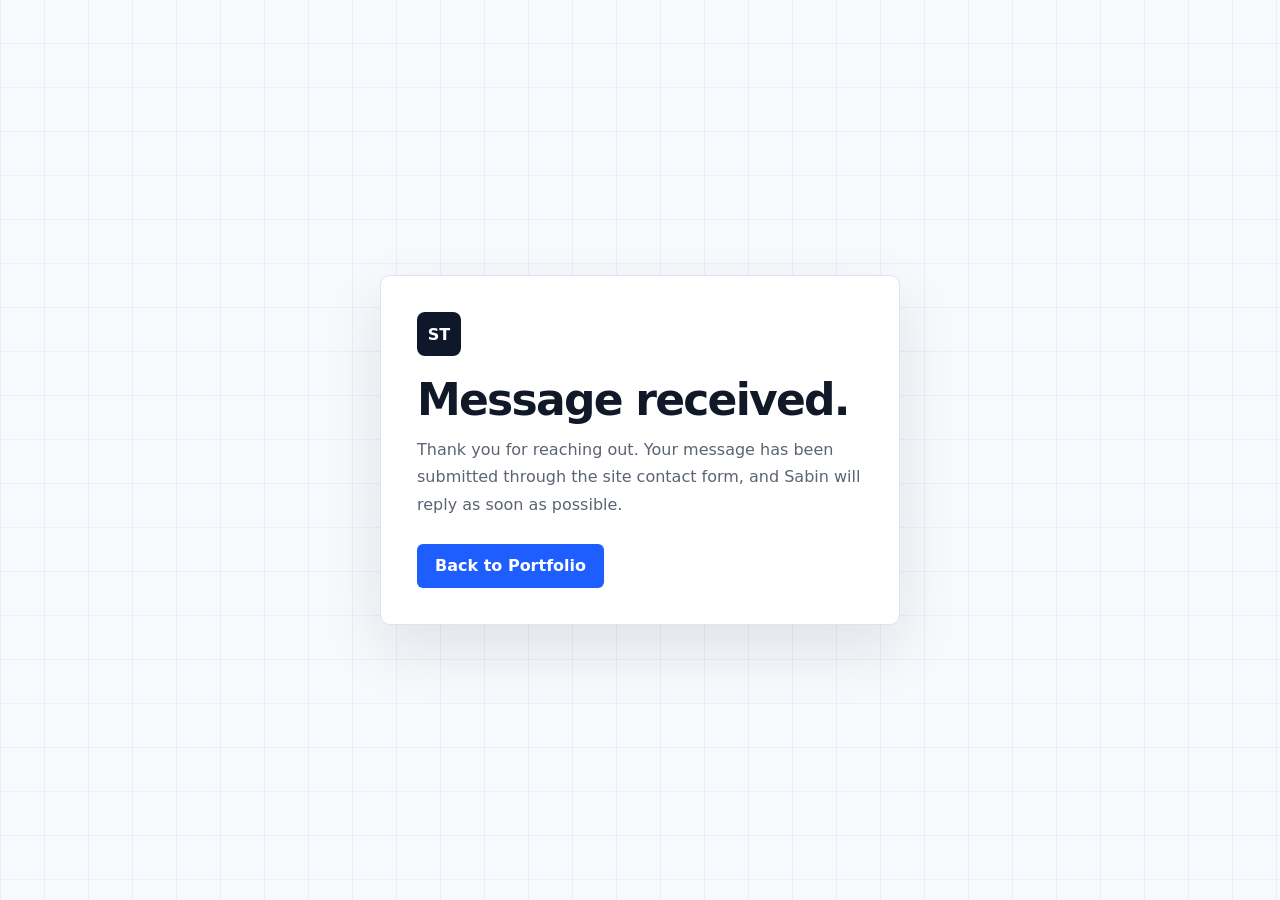
<file: success.html>
<!DOCTYPE html>
<html lang="en">
<head>
  <meta charset="UTF-8">
  <meta name="viewport" content="width=device-width, initial-scale=1.0">
  <title>Message Sent | Sabin Thapa Magar</title>
  <meta name="robots" content="noindex">
  <style>
    :root {
      --bg: #f7f9fc;
      --paper: #ffffff;
      --ink: #111827;
      --muted: #5b6472;
      --line: #dce5ee;
      --blue: #1e5eff;
      --navy: #0f172a;
    }
    * { box-sizing: border-box; margin: 0; padding: 0; }
    body {
      min-height: 100vh;
      display: grid;
      place-items: center;
      background:
        linear-gradient(90deg, rgba(30,94,255,.07) 1px, transparent 1px),
        linear-gradient(0deg, rgba(30,94,255,.06) 1px, transparent 1px),
        var(--bg);
      background-size: 44px 44px;
      color: var(--ink);
      font-family: Inter, system-ui, -apple-system, BlinkMacSystemFont, "Segoe UI", sans-serif;
      padding: 24px;
    }
    .card {
      width: min(520px, 100%);
      background: var(--paper);
      border: 1px solid var(--line);
      border-radius: 10px;
      box-shadow: 0 24px 60px rgba(23, 32, 51, .10);
      padding: 36px;
    }
    .mark {
      width: 44px;
      height: 44px;
      display: grid;
      place-items: center;
      border-radius: 8px;
      background: var(--navy);
      color: #fff;
      font-weight: 800;
      margin-bottom: 22px;
    }
    h1 { font-size: clamp(30px, 7vw, 44px); line-height: 1; letter-spacing: -0.04em; margin-bottom: 14px; }
    p { color: var(--muted); line-height: 1.7; margin-bottom: 26px; }
    a {
      display: inline-flex;
      min-height: 44px;
      align-items: center;
      justify-content: center;
      padding: 0 18px;
      border-radius: 6px;
      background: var(--blue);
      color: #fff;
      font-weight: 800;
      text-decoration: none;
    }
  </style>
</head>
<body>
  <main class="card">
    <div class="mark">ST</div>
    <h1>Message received.</h1>
    <p>Thank you for reaching out. Your message has been submitted through the site contact form, and Sabin will reply as soon as possible.</p>
    <a href="/">Back to Portfolio</a>
  </main>
</body>
</html>
</file>
<file: sabinportfolio/css/style.css>
/* ══════════════════════════════════════════════
   DESIGN SYSTEM — Dark Technical / Engineering
   Sabin Thapa Magar Portfolio
   ══════════════════════════════════════════════ */
:root {
  --bg:      #0a0e17;
  --bg2:     #0f1520;
  --bg3:     #141b2a;
  --surface: #161e2e;
  --surface2:#1c2535;
  --border:  rgba(99,163,255,.12);
  --border2: rgba(99,163,255,.06);
  --accent:  #4f8ef7;
  --accent2: #63a3ff;
  --gold:    #e8b84b;
  --gold2:   #f5cc6b;
  --green:   #3dd68c;
  --text:    #e8ecf4;
  --text2:   #8fa3bf;
  --text3:   #566a84;
  --white:   #ffffff;
  --mono:    'JetBrains Mono', monospace;
  --serif:   'Cormorant Garamond', serif;
  --sans:    'Outfit', sans-serif;
}

*, *::before, *::after { box-sizing: border-box; margin: 0; padding: 0; }
html { scroll-behavior: smooth; }
body { font-family: var(--sans); background: var(--bg); color: var(--text); overflow-x: hidden; line-height: 1.6; }
::selection { background: rgba(79,142,247,.3); color: var(--white); }

::-webkit-scrollbar { width: 4px; }
::-webkit-scrollbar-track { background: var(--bg); }
::-webkit-scrollbar-thumb { background: var(--accent); border-radius: 2px; }

/* ── NAV ── */
nav {
  position: fixed; top: 0; left: 0; right: 0; z-index: 1000; height: 64px;
  background: rgba(10,14,23,.92); backdrop-filter: blur(20px);
  border-bottom: 1px solid var(--border2);
  display: flex; align-items: center; justify-content: space-between; padding: 0 64px;
  transition: background .3s;
}
nav.scrolled { background: rgba(10,14,23,.98); }
.nav-logo { font-family: var(--serif); font-size: 20px; font-weight: 600; color: var(--white); text-decoration: none; letter-spacing: .01em; }
.nav-logo span { color: var(--accent); }
.nav-links { display: flex; gap: 36px; list-style: none; }
.nav-links a { font-size: 12px; font-weight: 400; letter-spacing: .1em; text-transform: uppercase; color: var(--text2); text-decoration: none; transition: color .2s; }
.nav-links a:hover,
.nav-links a.active { color: var(--accent); }
.nav-right { display: flex; gap: 10px; align-items: center; }
.nav-cta { font-size: 11px; font-weight: 500; letter-spacing: .1em; text-transform: uppercase; color: var(--accent); border: 1px solid var(--accent); padding: 8px 20px; text-decoration: none; transition: all .2s; }
.nav-cta:hover { background: var(--accent); color: var(--bg); }
.hamburger { display: none; flex-direction: column; gap: 5px; cursor: pointer; background: none; border: none; padding: 4px; }
.hamburger span { display: block; width: 22px; height: 1.5px; background: var(--text2); transition: all .3s; }
.hamburger.open span:nth-child(1) { transform: translateY(6.5px) rotate(45deg); }
.hamburger.open span:nth-child(2) { opacity: 0; }
.hamburger.open span:nth-child(3) { transform: translateY(-6.5px) rotate(-45deg); }

/* mobile nav */
.mobile-nav { position: fixed; top: 64px; left: 0; right: 0; background: rgba(10,14,23,.98); border-bottom: 1px solid var(--border); padding: 24px 32px; display: none; flex-direction: column; gap: 20px; z-index: 999; }
.mobile-nav.open { display: flex; }
.mobile-nav a { font-size: 13px; color: var(--text2); text-decoration: none; letter-spacing: .08em; text-transform: uppercase; }
.mobile-nav a:hover { color: var(--accent); }

/* ── HERO ── */
#hero { min-height: 100vh; background: var(--bg); display: flex; align-items: center; padding: 100px 64px 80px; position: relative; overflow: hidden; }
.hero-circuit { position: absolute; inset: 0; opacity: .04; background-image: linear-gradient(var(--accent) 1px,transparent 1px), linear-gradient(90deg,var(--accent) 1px,transparent 1px); background-size: 40px 40px; }
.hero-glow-1 { position: absolute; top: -300px; right: -200px; width: 700px; height: 700px; background: radial-gradient(circle,rgba(79,142,247,.06) 0%,transparent 70%); pointer-events: none; }
.hero-glow-2 { position: absolute; bottom: -200px; left: -100px; width: 500px; height: 500px; background: radial-gradient(circle,rgba(232,184,75,.04) 0%,transparent 70%); pointer-events: none; }
.hero-inner { position: relative; z-index: 2; display: grid; grid-template-columns: 1fr 320px; gap: 80px; align-items: center; max-width: 1200px; width: 100%; }
.hero-tag { display: inline-flex; align-items: center; gap: 10px; background: rgba(79,142,247,.08); border: 1px solid rgba(79,142,247,.2); padding: 7px 16px; margin-bottom: 32px; }
.hero-tag-dot { width: 6px; height: 6px; background: var(--green); border-radius: 50%; animation: pulse 2s infinite; }
@keyframes pulse { 0%,100% { opacity:1; transform:scale(1); } 50% { opacity:.5; transform:scale(1.3); } }
.hero-tag span { font-family: var(--mono); font-size: 11px; color: var(--accent2); letter-spacing: .12em; text-transform: uppercase; }

h1 { font-family: var(--serif); font-size: 62px; font-weight: 500; line-height: 1.05; color: var(--white); margin-bottom: 24px; letter-spacing: -.01em; }
h1 .name-accent { color: var(--accent); }
h1 .name-block { display: block; }
.typewriter-line { border-right: 2px solid var(--accent); white-space: nowrap; overflow: hidden; }

.hero-desc { font-size: 16px; font-weight: 300; line-height: 1.85; color: var(--text2); max-width: 480px; margin-bottom: 40px; }
.hero-btns { display: flex; gap: 14px; flex-wrap: wrap; margin-bottom: 48px; }
.btn-primary { background: var(--accent); color: var(--bg); font-family: var(--sans); font-size: 12px; font-weight: 600; letter-spacing: .1em; text-transform: uppercase; padding: 13px 28px; text-decoration: none; transition: all .2s; display: inline-block; border: none; cursor: pointer; }
.btn-primary:hover { background: var(--accent2); transform: translateY(-2px); }
.btn-outline { border: 1px solid var(--border); color: var(--text); font-family: var(--sans); font-size: 12px; font-weight: 500; letter-spacing: .1em; text-transform: uppercase; padding: 13px 28px; text-decoration: none; transition: all .2s; display: inline-block; }
.btn-outline:hover { border-color: var(--accent); color: var(--accent); }

.hero-socials { display: flex; gap: 10px; flex-wrap: wrap; }
.social-pill { display: flex; align-items: center; gap: 8px; padding: 8px 16px; border: 1px solid var(--border); color: var(--text2); text-decoration: none; font-size: 12px; font-weight: 400; transition: all .2s; }
.social-pill svg { width: 14px; height: 14px; }
.social-pill:hover { border-color: var(--accent); color: var(--accent); }

/* hero right */
.hero-right { display: flex; flex-direction: column; gap: 20px; }
.hero-photo-frame { width: 320px; height: 380px; border: 1px solid rgba(79,142,247,.25); background: var(--surface); position: relative; overflow: hidden; flex-shrink: 0; border-radius: 16px; box-shadow: 0 0 30px rgba(79,142,247,.12), 0 20px 40px rgba(0,0,0,.35); transition: all .3s ease; }
.hero-photo-frame:hover { transform: translateY(-5px); box-shadow: 0 0 40px rgba(79,142,247,.2), 0 25px 50px rgba(0,0,0,.45); }
.hero-photo-frame img { width: 100%; height: 100%; object-fit: cover; object-position: center top; transition: transform .4s ease; display: block; }
.hero-photo-frame:hover img { transform: scale(1.03); }
.photo-glow { position: absolute; inset: 0; pointer-events: none; background: linear-gradient(180deg, rgba(79,142,247,.08), transparent 40%, transparent 60%, rgba(79,142,247,.08)); }
.frame-corner { position: absolute; width: 18px; height: 18px; border-color: var(--accent); border-style: solid; }
.frame-corner.tl { top: 10px; left: 10px; border-width: 1px 0 0 1px; }
.frame-corner.tr { top: 10px; right: 10px; border-width: 1px 1px 0 0; }
.frame-corner.bl { bottom: 10px; left: 10px; border-width: 0 0 1px 1px; }
.frame-corner.br { bottom: 10px; right: 10px; border-width: 0 1px 1px 0; }

.hero-stats-col { display: flex; flex-direction: column; gap: 12px; }
.stat-box { background: var(--surface); border: 1px solid var(--border); padding: 16px 20px; display: flex; flex-direction: column; gap: 4px; }
.stat-box .num { font-family: var(--serif); font-size: 28px; color: var(--accent); font-weight: 500; line-height: 1; }
.stat-box .lbl { font-size: 11px; color: var(--text3); letter-spacing: .08em; text-transform: uppercase; }

/* ── SECTIONS BASE ── */
section { padding: 96px 0; }
.container { max-width: 1200px; margin: 0 auto; padding: 0 64px; }
.section-kicker { display: flex; align-items: center; gap: 12px; margin-bottom: 14px; }
.section-kicker-line { width: 28px; height: 1px; background: var(--accent); }
.section-kicker span { font-family: var(--mono); font-size: 11px; color: var(--accent); letter-spacing: .14em; text-transform: uppercase; }
h2 { font-family: var(--serif); font-size: 44px; font-weight: 500; color: var(--white); line-height: 1.1; letter-spacing: -.01em; }
.section-desc { font-size: 15px; color: var(--text2); line-height: 1.8; max-width: 520px; margin-top: 12px; }

/* ── ABOUT ── */
#about { background: var(--bg2); }
.about-grid { display: grid; grid-template-columns: 1.2fr 1fr; gap: 80px; align-items: start; margin-top: 56px; }
.about-text p { font-size: 15px; line-height: 1.9; color: var(--text2); margin-bottom: 18px; }
.about-text p strong { color: var(--text); font-weight: 500; }
.about-highlights { margin-top: 32px; display: flex; flex-direction: column; gap: 16px; }
.ah-item { display: flex; gap: 14px; align-items: flex-start; }
.ah-icon { width: 34px; height: 34px; background: rgba(79,142,247,.08); border: 1px solid rgba(79,142,247,.15); display: flex; align-items: center; justify-content: center; flex-shrink: 0; font-size: 15px; }
.ah-title { font-size: 13px; font-weight: 500; color: var(--text); }
.ah-sub { font-size: 12px; color: var(--text3); margin-top: 2px; line-height: 1.5; }
.about-sidebar { display: flex; flex-direction: column; gap: 20px; }
.info-card { background: var(--surface); border: 1px solid var(--border); padding: 28px; }
.info-card-label { font-family: var(--mono); font-size: 10px; color: var(--accent); letter-spacing: .14em; text-transform: uppercase; margin-bottom: 20px; padding-bottom: 12px; border-bottom: 1px solid var(--border2); }
.edu-item { margin-bottom: 20px; padding-bottom: 20px; border-bottom: 1px solid var(--border2); }
.edu-item:last-child { margin-bottom: 0; padding-bottom: 0; border-bottom: none; }
.edu-degree { font-family: var(--serif); font-size: 16px; color: var(--white); margin-bottom: 4px; }
.edu-school { font-size: 12px; color: var(--accent); margin-bottom: 3px; }
.edu-year { font-family: var(--mono); font-size: 11px; color: var(--text3); }
.edu-note { font-size: 12px; color: var(--text2); margin-top: 6px; line-height: 1.6; }
/* ── EDUCATION TIMELINE ── */
#education { background: var(--bg); }
.edu-timeline { margin-top: 56px; display: flex; flex-direction: column; gap: 0; }
.edu-tl-item { display: grid; grid-template-columns: 140px 1fr; gap: 32px; position: relative; padding-bottom: 40px; }
.edu-tl-item:last-child { padding-bottom: 0; }
.edu-tl-item::before { content: ''; position: absolute; left: 139px; top: 14px; bottom: 0; width: 1px; background: var(--border2); }
.edu-tl-item:last-child::before { display: none; }
.edu-tl-year { font-family: var(--mono); font-size: 11px; color: var(--text3); text-align: right; padding-top: 12px; letter-spacing: .08em; }
.edu-tl-dot { position: absolute; left: 132px; top: 12px; width: 15px; height: 15px; border: 2px solid var(--accent); background: var(--bg); border-radius: 50%; }
.edu-tl-body { background: var(--surface); border: 1px solid var(--border); padding: 24px 28px; transition: border-color .25s; }
.edu-tl-body:hover { border-color: rgba(79,142,247,.3); }
.edu-tl-degree { font-family: var(--serif); font-size: 18px; color: var(--white); margin-bottom: 4px; }
.edu-tl-school a { color: var(--accent); text-decoration: none; display: inline-flex; align-items: center; gap: 5px; transition: color .2s; font-size: 13px; }
.edu-tl-school a:hover { color: var(--accent2); }
.edu-tl-meta { font-family: var(--mono); font-size: 11px; color: var(--text3); margin-bottom: 10px; }
.edu-tl-tags { display: flex; flex-wrap: wrap; gap: 6px; }
.edu-tl-badge { font-family: var(--mono); font-size: 10px; background: rgba(79,142,247,.08); border: 1px solid rgba(79,142,247,.15); color: var(--accent2); padding: 3px 8px; }
.edu-tl-note { font-size: 12px; color: var(--text2); line-height: 1.7; margin-top: 10px; }

/* ── SKILLS ── */
#skills { background: var(--bg2); }
.skills-grid { display: grid; grid-template-columns: repeat(3,1fr); gap: 20px; margin-top: 56px; }
.skill-card { background: var(--surface); border: 1px solid var(--border); padding: 28px; transition: all .25s; position: relative; overflow: hidden; }
.skill-card::before { content: ''; position: absolute; top: 0; left: 0; right: 0; height: 2px; background: linear-gradient(90deg, var(--accent), transparent); opacity: 0; transition: opacity .25s; }
.skill-card:hover { border-color: rgba(79,142,247,.3); transform: translateY(-3px); }
.skill-card:hover::before { opacity: 1; }
.skill-icon { font-size: 26px; margin-bottom: 14px; }
.skill-title { font-size: 14px; font-weight: 600; color: var(--white); margin-bottom: 8px; }
.skill-desc { font-size: 12px; color: var(--text2); line-height: 1.7; margin-bottom: 16px; }
.skill-tags { display: flex; flex-wrap: wrap; gap: 6px; }
.tag { font-family: var(--mono); font-size: 10px; color: var(--accent2); background: rgba(79,142,247,.08); border: 1px solid rgba(79,142,247,.15); padding: 3px 8px; letter-spacing: .05em; }

/* ── ACHIEVEMENTS ── */
#achievements { background: var(--bg); }
.ach-grid { display: grid; grid-template-columns: repeat(2,1fr); gap: 20px; margin-top: 56px; }
.ach-card { background: var(--surface); border: 1px solid var(--border); padding: 28px; display: flex; gap: 20px; align-items: flex-start; transition: border-color .2s; }
.ach-card:hover { border-color: rgba(79,142,247,.25); }
.ach-badge { width: 48px; height: 48px; flex-shrink: 0; display: flex; align-items: center; justify-content: center; font-size: 22px; background: rgba(79,142,247,.08); border: 1px solid rgba(79,142,247,.15); }
.ach-year { font-family: var(--mono); font-size: 10px; color: var(--gold); letter-spacing: .1em; margin-bottom: 6px; }
.ach-title { font-size: 14px; font-weight: 600; color: var(--white); margin-bottom: 4px; }
.ach-org { font-size: 12px; color: var(--text2); line-height: 1.5; }

/* ── PROJECTS ── */
#projects { background: var(--bg2); }
.projects-grid { display: grid; grid-template-columns: repeat(2,1fr); gap: 24px; margin-top: 56px; }
.project-card { background: var(--surface); border: 1px solid var(--border); padding: 32px; position: relative; transition: all .25s; overflow: hidden; }
.project-card::after { content: ''; position: absolute; inset: 0; border: 1px solid var(--accent); opacity: 0; transition: opacity .25s; pointer-events: none; }
.project-card:hover { transform: translateY(-4px); }
.project-card:hover::after { opacity: .3; }
.project-num { font-family: var(--mono); font-size: 36px; color: var(--border); font-weight: 500; position: absolute; top: 24px; right: 28px; line-height: 1; }
.project-kicker { font-family: var(--mono); font-size: 10px; color: var(--accent); letter-spacing: .12em; text-transform: uppercase; margin-bottom: 14px; }
.project-title { font-family: var(--serif); font-size: 22px; color: var(--white); margin-bottom: 12px; line-height: 1.2; }
.project-desc { font-size: 13px; color: var(--text2); line-height: 1.8; margin-bottom: 20px; }
.project-tech { display: flex; flex-wrap: wrap; gap: 6px; margin-bottom: 20px; }
.project-tech span { font-family: var(--mono); font-size: 10px; color: var(--text3); border: 1px solid var(--border2); padding: 3px 8px; }
.project-status { display: inline-flex; align-items: center; gap: 6px; font-size: 11px; font-weight: 500; letter-spacing: .06em; }
.project-status.done { color: var(--green); }
.project-status.progress { color: var(--gold); }
.project-status.planned { color: var(--text3); }
.project-status::before { content: ''; width: 6px; height: 6px; border-radius: 50%; background: currentColor; flex-shrink: 0; }

/* ── BLOG ── */
#blog { background: var(--bg); }
.blog-grid { display: grid; grid-template-columns: repeat(3,1fr); gap: 20px; margin-top: 56px; }
.blog-card { background: var(--surface); border: 1px solid var(--border); padding: 24px; transition: border-color .2s; }
.blog-card:hover { border-color: rgba(79,142,247,.3); }
.blog-card-cat { font-family: var(--mono); font-size: 10px; color: var(--accent); letter-spacing: .1em; text-transform: uppercase; margin-bottom: 10px; }
.blog-card-title { font-family: var(--serif); font-size: 18px; color: var(--white); line-height: 1.25; margin-bottom: 10px; }
.blog-card-excerpt { font-size: 12px; color: var(--text2); line-height: 1.7; margin-bottom: 16px; }
.blog-card-meta { font-size: 11px; color: var(--text3); }

/* ── CONTACT ── */
#contact { background: var(--bg2); }
.contact-grid { display: grid; grid-template-columns: 1fr 1.3fr; gap: 64px; align-items: start; margin-top: 56px; }
.contact-item { display: flex; gap: 16px; align-items: flex-start; margin-bottom: 24px; }
.contact-icon { width: 38px; height: 38px; border: 1px solid var(--border); display: flex; align-items: center; justify-content: center; font-size: 16px; flex-shrink: 0; color: var(--accent); }
.contact-label { font-size: 10px; color: var(--text3); letter-spacing: .1em; text-transform: uppercase; margin-bottom: 3px; }
.contact-val { font-size: 14px; color: var(--text); }
.contact-val a { color: inherit; text-decoration: none; transition: color .2s; }
.contact-val a:hover { color: var(--accent); }
.contact-form { background: var(--surface); border: 1px solid var(--border); padding: 36px; }
.form-row { display: grid; grid-template-columns: 1fr 1fr; gap: 14px; margin-bottom: 14px; }
.form-group label { display: block; font-size: 10px; color: var(--text3); letter-spacing: .1em; text-transform: uppercase; margin-bottom: 7px; }
.form-group input, .form-group textarea {
  width: 100%; background: rgba(255,255,255,.03); border: 1px solid var(--border); padding: 11px 14px;
  font-family: var(--sans); font-size: 13px; color: var(--text); outline: none; transition: border-color .2s; resize: vertical;
}
.form-group input:focus, .form-group textarea:focus { border-color: var(--accent); }
.form-group input::placeholder, .form-group textarea::placeholder { color: var(--text3); }
.form-group textarea { min-height: 110px; }
.form-submit { margin-top: 16px; }
.form-success { display: none; background: rgba(61,214,140,.08); border: 1px solid var(--green); color: var(--green); padding: 14px 18px; font-size: 13px; margin-top: 14px; }

/* ── FOOTER ── */
footer { background: var(--bg); border-top: 1px solid var(--border2); padding: 32px 64px; display: flex; align-items: center; justify-content: space-between; }
.footer-logo { font-family: var(--serif); font-size: 18px; color: var(--white); }
.footer-logo span { color: var(--accent); }
.footer-links { display: flex; gap: 24px; }
.footer-links a { font-size: 11px; color: var(--text3); text-decoration: none; transition: color .2s; letter-spacing: .05em; }
.footer-links a:hover { color: var(--accent); }
.footer-copy { font-family: var(--mono); font-size: 11px; color: var(--text3); }

/* ── TOAST ── */
.toast { position: fixed; bottom: 28px; left: 50%; transform: translateX(-50%); background: var(--surface); border: 1px solid var(--green); color: var(--green); padding: 12px 24px; font-size: 13px; z-index: 3000; opacity: 0; transition: opacity .3s; pointer-events: none; white-space: nowrap; }
.toast.show { opacity: 1; }

/* ── FADE ANIMATIONS ── */
.fade-up { opacity: 0; transform: translateY(30px); transition: opacity .7s, transform .7s; }
.fade-up.visible { opacity: 1; transform: none; }

/* ── CHAT BUBBLE ── */
#chat-bubble-btn { position: fixed; bottom: 28px; right: 28px; z-index: 1500; width: 58px; height: 58px; border-radius: 50%; background: var(--accent); border: none; cursor: pointer; display: flex; align-items: center; justify-content: center; box-shadow: 0 4px 20px rgba(79,142,247,.4); transition: all .25s; }
#chat-bubble-btn:hover { background: var(--accent2); transform: scale(1.08); }
#chat-bubble-btn svg { width: 26px; height: 26px; fill: var(--bg); pointer-events: none; }
.chat-notif { position: absolute; top: 4px; right: 4px; width: 14px; height: 14px; background: #ef4444; border-radius: 50%; border: 2px solid var(--bg); animation: pulse 2s infinite; display: none; }
#chat-widget { position: fixed; bottom: 100px; right: 28px; z-index: 1500; width: 340px; background: var(--bg2); border: 1px solid var(--border); box-shadow: 0 12px 40px rgba(0,0,0,.5); display: none; flex-direction: column; max-height: 500px; overflow: hidden; }
#chat-widget.open { display: flex; }
.chat-header { background: var(--accent); padding: 16px 20px; display: flex; align-items: center; justify-content: space-between; flex-shrink: 0; }
.chat-header-info { display: flex; align-items: center; gap: 12px; }
.chat-avatar { width: 36px; height: 36px; border-radius: 50%; background: rgba(255,255,255,.2); display: flex; align-items: center; justify-content: center; font-family: var(--serif); font-size: 16px; color: #fff; }
.chat-name { font-size: 13px; font-weight: 600; color: #fff; }
.chat-status { font-size: 11px; color: rgba(255,255,255,.75); display: flex; align-items: center; gap: 5px; }
.chat-status-dot { width: 6px; height: 6px; background: #3dd68c; border-radius: 50%; }
.chat-close { background: none; border: none; color: rgba(255,255,255,.8); font-size: 18px; cursor: pointer; line-height: 1; }
.chat-body { flex: 1; overflow-y: auto; padding: 16px; display: flex; flex-direction: column; gap: 12px; }
.chat-msg { max-width: 85%; }
.chat-msg.bot { align-self: flex-start; }
.chat-msg.user { align-self: flex-end; }
.chat-bubble-msg { padding: 10px 14px; font-size: 13px; line-height: 1.6; }
.chat-msg.bot .chat-bubble-msg { background: var(--surface); border: 1px solid var(--border2); color: var(--text); border-radius: 0 12px 12px 12px; }
.chat-msg.user .chat-bubble-msg { background: var(--accent); color: #fff; border-radius: 12px 12px 0 12px; }
.chat-quick-btns { display: flex; flex-wrap: wrap; gap: 6px; margin-top: 8px; }
.chat-qbtn { font-size: 11px; border: 1px solid var(--border); background: none; color: var(--accent); padding: 5px 10px; cursor: pointer; transition: all .2s; text-align: left; border-radius: 4px; }
.chat-qbtn:hover { background: rgba(79,142,247,.1); border-color: var(--accent); }
.chat-footer { border-top: 1px solid var(--border2); padding: 12px 16px; flex-shrink: 0; display: flex; flex-direction: column; gap: 10px; }
.chat-contact-btns { display: grid; grid-template-columns: 1fr 1fr; gap: 8px; }
.chat-contact-btn { display: flex; align-items: center; justify-content: center; gap: 7px; padding: 10px; font-size: 12px; font-weight: 600; letter-spacing: .04em; border: none; cursor: pointer; text-decoration: none; transition: all .2s; }
.chat-contact-btn.email { background: var(--surface); color: var(--text); border: 1px solid var(--border); }
.chat-contact-btn.email:hover { border-color: var(--accent); color: var(--accent); }
.chat-contact-btn.whatsapp { background: #25D366; color: #fff; }
.chat-contact-btn.whatsapp:hover { background: #1ebe5d; }
.chat-contact-btn svg { width: 15px; height: 15px; fill: currentColor; flex-shrink: 0; }
.chat-input-row { display: flex; gap: 8px; }
.chat-input { flex: 1; background: var(--surface); border: 1px solid var(--border); padding: 9px 12px; font-family: var(--sans); font-size: 12px; color: var(--text); outline: none; }
.chat-input:focus { border-color: var(--accent); }
.chat-send { background: var(--accent); border: none; color: var(--bg); width: 36px; height: 36px; cursor: pointer; display: flex; align-items: center; justify-content: center; transition: background .2s; }
.chat-send:hover { background: var(--accent2); }
.chat-send svg { width: 16px; height: 16px; fill: currentColor; }

/* ── RESPONSIVE ── */
@media (max-width: 1024px) {
  nav { padding: 0 32px; }
  .nav-links { display: none; }
  .hamburger { display: flex; }
  #hero { padding: 100px 32px 60px; }
  .hero-inner { grid-template-columns: 1fr; gap: 48px; }
  .hero-right { display: none; }
  .container { padding: 0 32px; }
  .about-grid, .projects-grid, .ach-grid, .contact-grid { grid-template-columns: 1fr; }
  .skills-grid, .subjects-grid { grid-template-columns: repeat(2,1fr); }
  .transcript-summary { grid-template-columns: repeat(2,1fr); }
  .pte-wrap { grid-template-columns: 1fr; }
  footer { flex-direction: column; gap: 16px; text-align: center; padding: 28px 32px; }
  .blog-grid { grid-template-columns: 1fr; }
  .form-row { grid-template-columns: 1fr; }
}

@media (max-width: 600px) {
  h1 { font-size: 44px; }
  h2 { font-size: 34px; }
  .skills-grid, .subjects-grid { grid-template-columns: 1fr; }
  nav { padding: 0 20px; }
  .ach-grid { grid-template-columns: 1fr; }
}

@media (prefers-reduced-motion: reduce) {
  .fade-up { opacity: 1; transform: none; transition: none; }
  .pte-bar { transition: none; }
}
</file>
